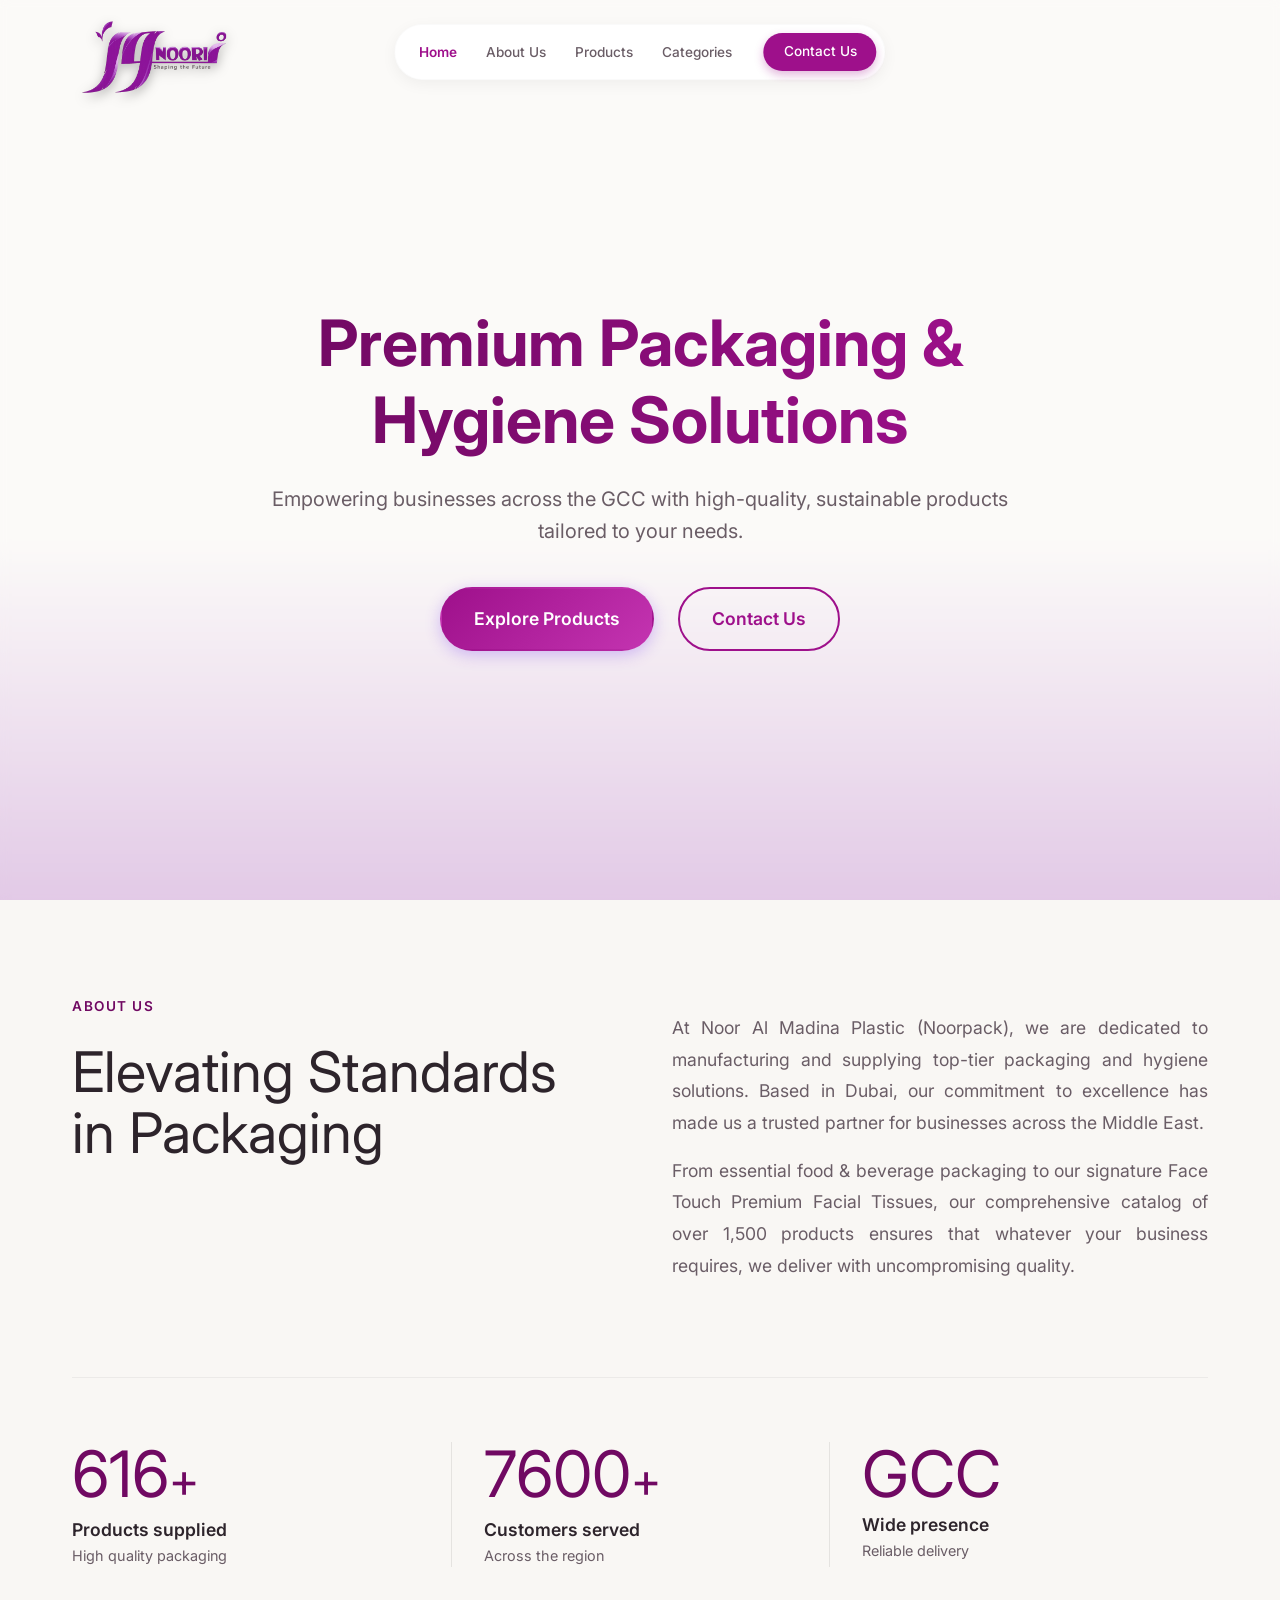
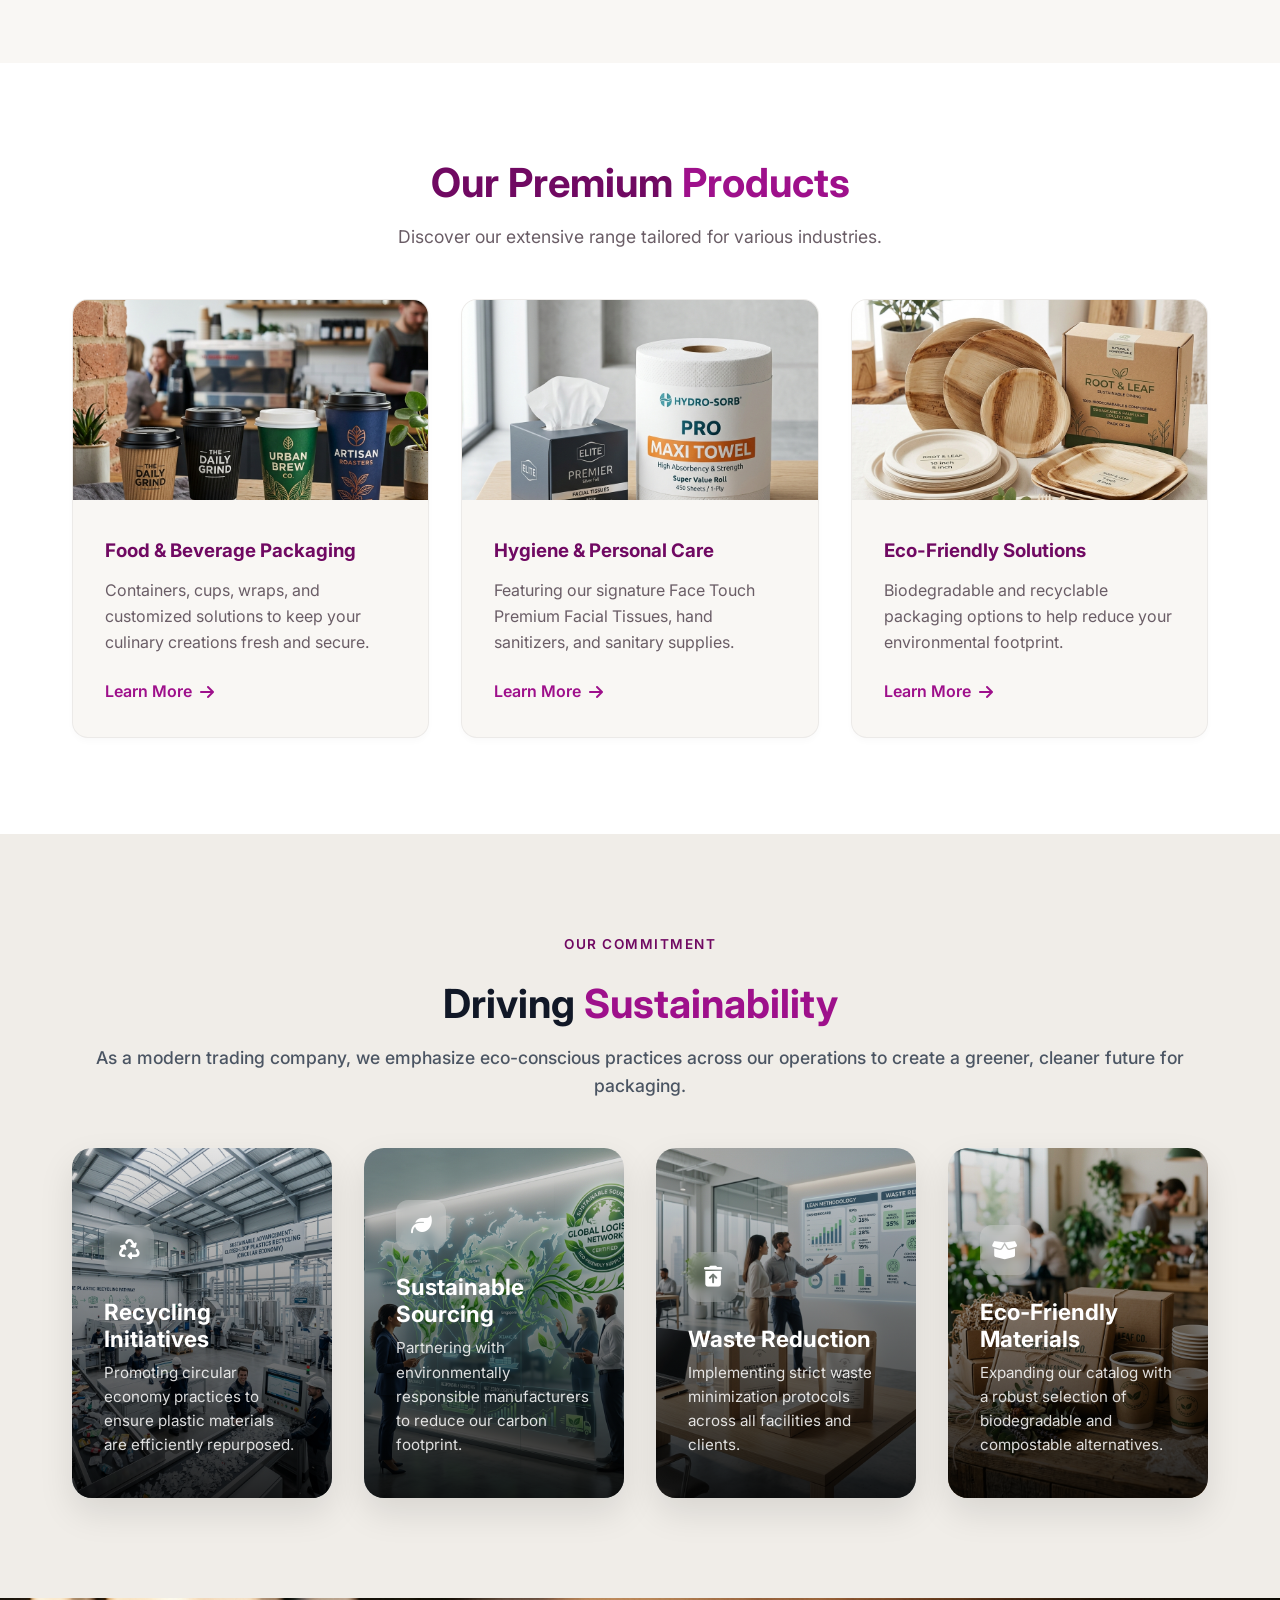
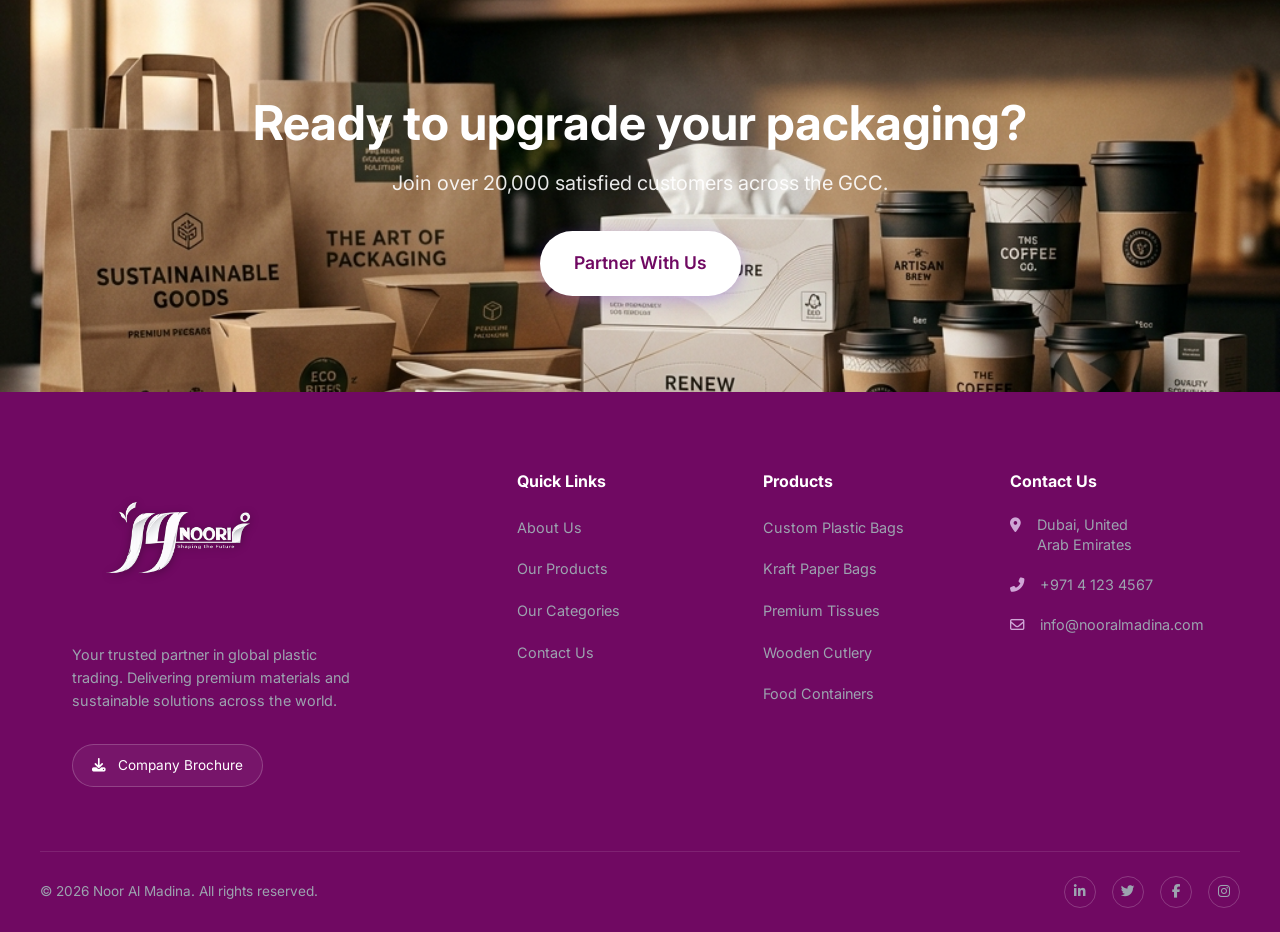
<file: index.html>
<!DOCTYPE html>
<html lang="en">
<head>
    <meta charset="UTF-8">
    <meta name="viewport" content="width=device-width, initial-scale=1.0">
    <title>Noor Al Madina Plastic | Premium Packaging Solutions</title>
    <meta name="description" content="Noor Al Madina Plastic is a leading manufacturer and supplier of over 1500 high-quality packaging and hygiene products in the GCC.">
    <link rel="preconnect" href="https://fonts.googleapis.com">
    <link rel="preconnect" href="https://fonts.gstatic.com" crossorigin>
    <link href="https://fonts.googleapis.com/css2?family=Inter:wght@300;400;500;600;700;800&display=swap" rel="stylesheet">
    <!-- FontAwesome for icons -->
    <link rel="stylesheet" href="https://cdnjs.cloudflare.com/ajax/libs/font-awesome/6.4.0/css/all.min.css">
    <link rel="stylesheet" href="style.css">
</head>
<body>



    <!-- Independent Top-Left Logo -->
    <a href="index.html" style="position: absolute; top: -0.5rem; left: 3rem; z-index: 1001;">
        <img src="media/logo.png?v=2" alt="JJ NOORI Logo" style="height: 140px; filter: drop-shadow(0 4px 6px rgba(0,0,0,0.3));">
    </a>

    <!-- Header Navigation -->
    <header class="header">
        <div class="header-container">
            <nav class="desktop-nav">
                <ul class="nav-links">
                    <li><a href="#home" class="active">Home</a></li>
                    <li><a href="about.html">About Us</a></li>
                    <li><a href="products.html">Products</a></li>
                    <li><a href="categories.html">Categories</a></li>
                </ul>
                <a href="contact.html" class="btn btn-primary nav-btn">Contact Us</a>
            </nav>
            
            <div class="mobile-menu-btn">
                <i class="fas fa-bars"></i>
            </div>
        </div>
    </header>

    <!-- Mobile Navigation -->
    <div class="mobile-nav">
        <ul class="mobile-nav-links">
            <li><a href="#home" class="mobile-link">Home</a></li>
            <li><a href="about.html" class="mobile-link">About</a></li>
            <li><a href="products.html" class="mobile-link">Products</a></li>
            <li><a href="categories.html" class="mobile-link">Categories</a></li>
            <li><a href="contact.html" class="mobile-link">Contact</a></li>
        </ul>
    </div>

    <!-- Hero Section -->
    <section id="home" class="hero">
        <div class="hero-bg">
            <video autoplay loop muted playsinline class="video-bg desktop-video">
                <source src="media/banner.mp4" type="video/mp4">
            </video>
            <video autoplay loop muted playsinline class="video-bg mobile-video">
                <source src="media/mobile%20banner.mp4" type="video/mp4">
            </video>
            <div class="glass-overlay"></div>
        </div>
        <div class="container hero-content">
            <h1 class="fade-up">Premium Packaging & Hygiene Solutions</h1>
            <p class="hero-subtitle fade-up delay-1">Empowering businesses across the GCC with high-quality, sustainable products tailored to your needs.</p>
            <div class="hero-cta fade-up delay-2">
                <a href="#products" class="btn btn-primary btn-large">Explore Products</a>
                <a href="contact.html" class="btn btn-outline btn-large">Contact Us</a>
            </div>
        </div>
    </section>

    <!-- About Section -->
    <section id="about" class="section about-section">
        <div class="container">
            <div class="about-header-grid">
                <div class="about-header-left fade-up">
                    <span class="section-label">ABOUT US</span>
                    <h2 class="about-main-title">Elevating Standards in Packaging</h2>
                </div>
                <div class="about-header-right fade-up delay-1">
                    <p style="text-align: justify;">At Noor Al Madina Plastic (Noorpack), we are dedicated to manufacturing and supplying top-tier packaging and hygiene solutions. Based in Dubai, our commitment to excellence has made us a trusted partner for businesses across the Middle East.</p>
                    <p style="margin-top: 1rem; text-align: justify;">From essential food & beverage packaging to our signature Face Touch Premium Facial Tissues, our comprehensive catalog of over 1,500 products ensures that whatever your business requires, we deliver with uncompromising quality.</p>
                </div>
            </div>
        </div>
        
        <div class="container">
            <div class="about-stats-grid fade-up delay-2">
                <div class="stat-box">
                    <h3 class="counter" data-target="1500">0</h3><span class="plus">+</span>
                    <h4>Products supplied</h4>
                    <p>High quality packaging</p>
                </div>
                <div class="stat-box">
                    <h3 class="counter" data-target="20000">0</h3><span class="plus">+</span>
                    <h4>Customers served</h4>
                    <p>Across the region</p>
                </div>
                <div class="stat-box">
                    <h3>GCC</h3>
                    <h4>Wide presence</h4>
                    <p>Reliable delivery</p>
                </div>
            </div>
        </div>
    </section>

    <!-- Products Section -->
    <section id="products" class="section products-section bg-light">
        <div class="container">
            <div class="section-header text-center fade-up">
                <h2 class="section-title">Our Premium <span class="highlight">Products</span></h2>
                <p class="section-subtitle">Discover our extensive range tailored for various industries.</p>
            </div>
            
            <div class="product-grid">
                <!-- Product Card 1 -->
                <div class="product-card fade-up">
                    <img src="media/prod_cups.png" alt="Food & Beverage Packaging" style="width: 100%; height: 200px; object-fit: cover;">
                    <div class="product-info">
                        <h3>Food & Beverage Packaging</h3>
                        <p>Containers, cups, wraps, and customized solutions to keep your culinary creations fresh and secure.</p>
                        <a href="products.html" class="read-more">Learn More <i class="fas fa-arrow-right"></i></a>
                    </div>
                </div>

                <!-- Product Card 2 -->
                <div class="product-card fade-up delay-1">
                    <img src="media/prod_tissues.png" alt="Hygiene & Personal Care" style="width: 100%; height: 200px; object-fit: cover;">
                    <div class="product-info">
                        <h3>Hygiene & Personal Care</h3>
                        <p>Featuring our signature Face Touch Premium Facial Tissues, hand sanitizers, and sanitary supplies.</p>
                        <a href="products.html" class="read-more">Learn More <i class="fas fa-arrow-right"></i></a>
                    </div>
                </div>

                <!-- Product Card 3 -->
                <div class="product-card fade-up delay-2">
                    <img src="media/prod_plates.png" alt="Eco-Friendly Solutions" style="width: 100%; height: 200px; object-fit: cover;">
                    <div class="product-info">
                        <h3>Eco-Friendly Solutions</h3>
                        <p>Biodegradable and recyclable packaging options to help reduce your environmental footprint.</p>
                        <a href="products.html" class="read-more">Learn More <i class="fas fa-arrow-right"></i></a>
                    </div>
                </div>
            </div>
        </div>
    </section>

    <!-- Sustainability Section -->
    <section class="section sustainability-section" style="background: var(--clr-surface-light); padding: 100px 0;">
        <div class="container">
            <div class="section-header text-center fade-up">
                <span class="section-label" style="color: var(--clr-primary-dark);">OUR COMMITMENT</span>
                <h2 class="section-title" style="color: #111827;">Driving <span class="highlight" style="color: var(--clr-primary);">Sustainability</span></h2>
                <p class="section-subtitle" style="color: #4B5563; font-weight: 500;">As a modern trading company, we emphasize eco-conscious practices across our operations to create a greener, cleaner future for packaging.</p>
            </div>
            
            <div class="sust-bg-cards-grid" style="display: grid; grid-template-columns: repeat(auto-fit, minmax(250px, 1fr)); gap: 2rem; margin-top: 3rem;">
                
                <!-- Card 1 -->
                <div class="sust-bg-card fade-up" style="position: relative; background-image: url('media/card_recycling.png'); background-size: cover; background-position: center; border-radius: 20px; overflow: hidden; padding: 2.5rem 2rem; min-height: 350px; display: flex; flex-direction: column; justify-content: flex-end; box-shadow: 0 15px 35px rgba(0,0,0,0.1); transition: transform 0.4s ease;">
                    <div style="position: absolute; inset: 0; background: linear-gradient(to bottom, rgba(0,0,0,0.1) 0%, rgba(0,0,0,0.85) 100%); z-index: 1;"></div>
                    <div style="position: relative; z-index: 2;">
                        <div style="width: 50px; height: 50px; border-radius: 12px; background: rgba(255,255,255,0.2); backdrop-filter: blur(5px); color: white; display: flex; align-items: center; justify-content: center; font-size: 1.3rem; margin-bottom: 1.5rem;">
                            <i class="fas fa-recycle"></i>
                        </div>
                        <h3 style="font-size: 1.4rem; margin-bottom: 0.5rem; color: white;">Recycling Initiatives</h3>
                        <p style="color: rgba(255,255,255,0.85); font-size: 0.95rem; line-height: 1.6;">Promoting circular economy practices to ensure plastic materials are efficiently repurposed.</p>
                    </div>
                </div>

                <!-- Card 2 -->
                <div class="sust-bg-card fade-up delay-1" style="position: relative; background-image: url('media/card_sourcing.png'); background-size: cover; background-position: center; border-radius: 20px; overflow: hidden; padding: 2.5rem 2rem; min-height: 350px; display: flex; flex-direction: column; justify-content: flex-end; box-shadow: 0 15px 35px rgba(0,0,0,0.1); transition: transform 0.4s ease;">
                    <div style="position: absolute; inset: 0; background: linear-gradient(to bottom, rgba(0,0,0,0.1) 0%, rgba(0,0,0,0.85) 100%); z-index: 1;"></div>
                    <div style="position: relative; z-index: 2;">
                        <div style="width: 50px; height: 50px; border-radius: 12px; background: rgba(255,255,255,0.2); backdrop-filter: blur(5px); color: white; display: flex; align-items: center; justify-content: center; font-size: 1.3rem; margin-bottom: 1.5rem;">
                            <i class="fas fa-leaf"></i>
                        </div>
                        <h3 style="font-size: 1.4rem; margin-bottom: 0.5rem; color: white;">Sustainable Sourcing</h3>
                        <p style="color: rgba(255,255,255,0.85); font-size: 0.95rem; line-height: 1.6;">Partnering with environmentally responsible manufacturers to reduce our carbon footprint.</p>
                    </div>
                </div>

                <!-- Card 3 -->
                <div class="sust-bg-card fade-up delay-2" style="position: relative; background-image: url('media/card_waste.png'); background-size: cover; background-position: center; border-radius: 20px; overflow: hidden; padding: 2.5rem 2rem; min-height: 350px; display: flex; flex-direction: column; justify-content: flex-end; box-shadow: 0 15px 35px rgba(0,0,0,0.1); transition: transform 0.4s ease;">
                    <div style="position: absolute; inset: 0; background: linear-gradient(to bottom, rgba(0,0,0,0.1) 0%, rgba(0,0,0,0.85) 100%); z-index: 1;"></div>
                    <div style="position: relative; z-index: 2;">
                        <div style="width: 50px; height: 50px; border-radius: 12px; background: rgba(255,255,255,0.2); backdrop-filter: blur(5px); color: white; display: flex; align-items: center; justify-content: center; font-size: 1.3rem; margin-bottom: 1.5rem;">
                            <i class="fas fa-trash-can-arrow-up"></i>
                        </div>
                        <h3 style="font-size: 1.4rem; margin-bottom: 0.5rem; color: white;">Waste Reduction</h3>
                        <p style="color: rgba(255,255,255,0.85); font-size: 0.95rem; line-height: 1.6;">Implementing strict waste minimization protocols across all facilities and clients.</p>
                    </div>
                </div>

                <!-- Card 4 -->
                <div class="sust-bg-card fade-up delay-3" style="position: relative; background-image: url('media/card_eco.png'); background-size: cover; background-position: center; border-radius: 20px; overflow: hidden; padding: 2.5rem 2rem; min-height: 350px; display: flex; flex-direction: column; justify-content: flex-end; box-shadow: 0 15px 35px rgba(0,0,0,0.1); transition: transform 0.4s ease;">
                    <div style="position: absolute; inset: 0; background: linear-gradient(to bottom, rgba(0,0,0,0.1) 0%, rgba(0,0,0,0.85) 100%); z-index: 1;"></div>
                    <div style="position: relative; z-index: 2;">
                        <div style="width: 50px; height: 50px; border-radius: 12px; background: rgba(255,255,255,0.2); backdrop-filter: blur(5px); color: white; display: flex; align-items: center; justify-content: center; font-size: 1.3rem; margin-bottom: 1.5rem;">
                            <i class="fas fa-box-open"></i>
                        </div>
                        <h3 style="font-size: 1.4rem; margin-bottom: 0.5rem; color: white;">Eco-Friendly Materials</h3>
                        <p style="color: rgba(255,255,255,0.85); font-size: 0.95rem; line-height: 1.6;">Expanding our catalog with a robust selection of biodegradable and compostable alternatives.</p>
                    </div>
                </div>

            </div>
        </div>
    </section>

    <!-- Call to Action -->
    <section class="cta-section">
        <div class="container cta-container">
            <div class="cta-content text-center fade-up">
                <h2>Ready to upgrade your packaging?</h2>
                <p>Join over 20,000 satisfied customers across the GCC.</p>
                <a href="contact.html" class="btn btn-primary btn-large cta-btn">Partner With Us</a>
            </div>
        </div>
    </section>

    <!-- Dark Footer -->
    <footer class="footer dark-footer">
        <div class="container footer-content-new">
            <!-- Col 1 -->
            <div class="footer-col-1">
                <img src="media/logofooter.png" alt="Noor Al Madina Logo" style="height: 140px; margin-bottom: 1.5rem; filter: drop-shadow(0 2px 4px rgba(0,0,0,0.3));">
                <p style="color: #9ca3af; font-size: 0.9rem; line-height: 1.6; margin-bottom: 2rem; max-width: 280px;">Your trusted partner in global plastic trading. Delivering premium materials and sustainable solutions across the world.</p>
                <a href="#" class="btn-dark-outline"><i class="fas fa-download" style="margin-right: 0.5rem;"></i> Company Brochure</a>
            </div>
            
            <!-- Col 2 -->
            <div class="footer-col">
                <h4 style="color: white; margin-bottom: 1.5rem;">Quick Links</h4>
                <ul class="footer-nav">
                    <li><a href="about.html">About Us</a></li>
                    <li><a href="products.html">Our Products</a></li>
                    <li><a href="categories.html">Our Categories</a></li>
                    <li><a href="contact.html">Contact Us</a></li>
                </ul>
            </div>
            
            <!-- Col 3 -->
            <div class="footer-col">
                <h4 style="color: white; margin-bottom: 1.5rem;">Products</h4>
                <ul class="footer-nav">
                    <li><a href="products.html">Custom Plastic Bags</a></li>
                    <li><a href="products.html">Kraft Paper Bags</a></li>
                    <li><a href="products.html">Premium Tissues</a></li>
                    <li><a href="products.html">Wooden Cutlery</a></li>
                    <li><a href="products.html">Food Containers</a></li>
                </ul>
            </div>
            
            <!-- Col 4 -->
            <div class="footer-col">
                <h4 style="color: white; margin-bottom: 1.5rem;">Contact Us</h4>
                <ul class="footer-contact-list">
                    <li>
                        <i class="fas fa-map-marker-alt"></i>
                        <span>Dubai, United<br>Arab Emirates</span>
                    </li>
                    <li>
                        <i class="fas fa-phone-alt"></i>
                        <span>+971 4 123 4567</span>
                    </li>
                    <li>
                        <i class="far fa-envelope"></i>
                        <span>info@nooralmadina.com</span>
                    </li>
                </ul>
            </div>
        </div>
        
        <div class="container footer-bottom-new">
            <p>&copy; 2026 Noor Al Madina. All rights reserved.</p>
            <div class="footer-social-new">
                <a href="#"><i class="fab fa-linkedin-in"></i></a>
                <a href="#"><i class="fab fa-twitter"></i></a>
                <a href="#"><i class="fab fa-facebook-f"></i></a>
                <a href="https://www.instagram.com/noorpackuae?igsh=MW5qZWZucnRhbW4xcw==" target="_blank"><i class="fab fa-instagram"></i></a>
            </div>
        </div>
    </footer>

    <script src="script.js"></script>
</body>
</html>
</file>
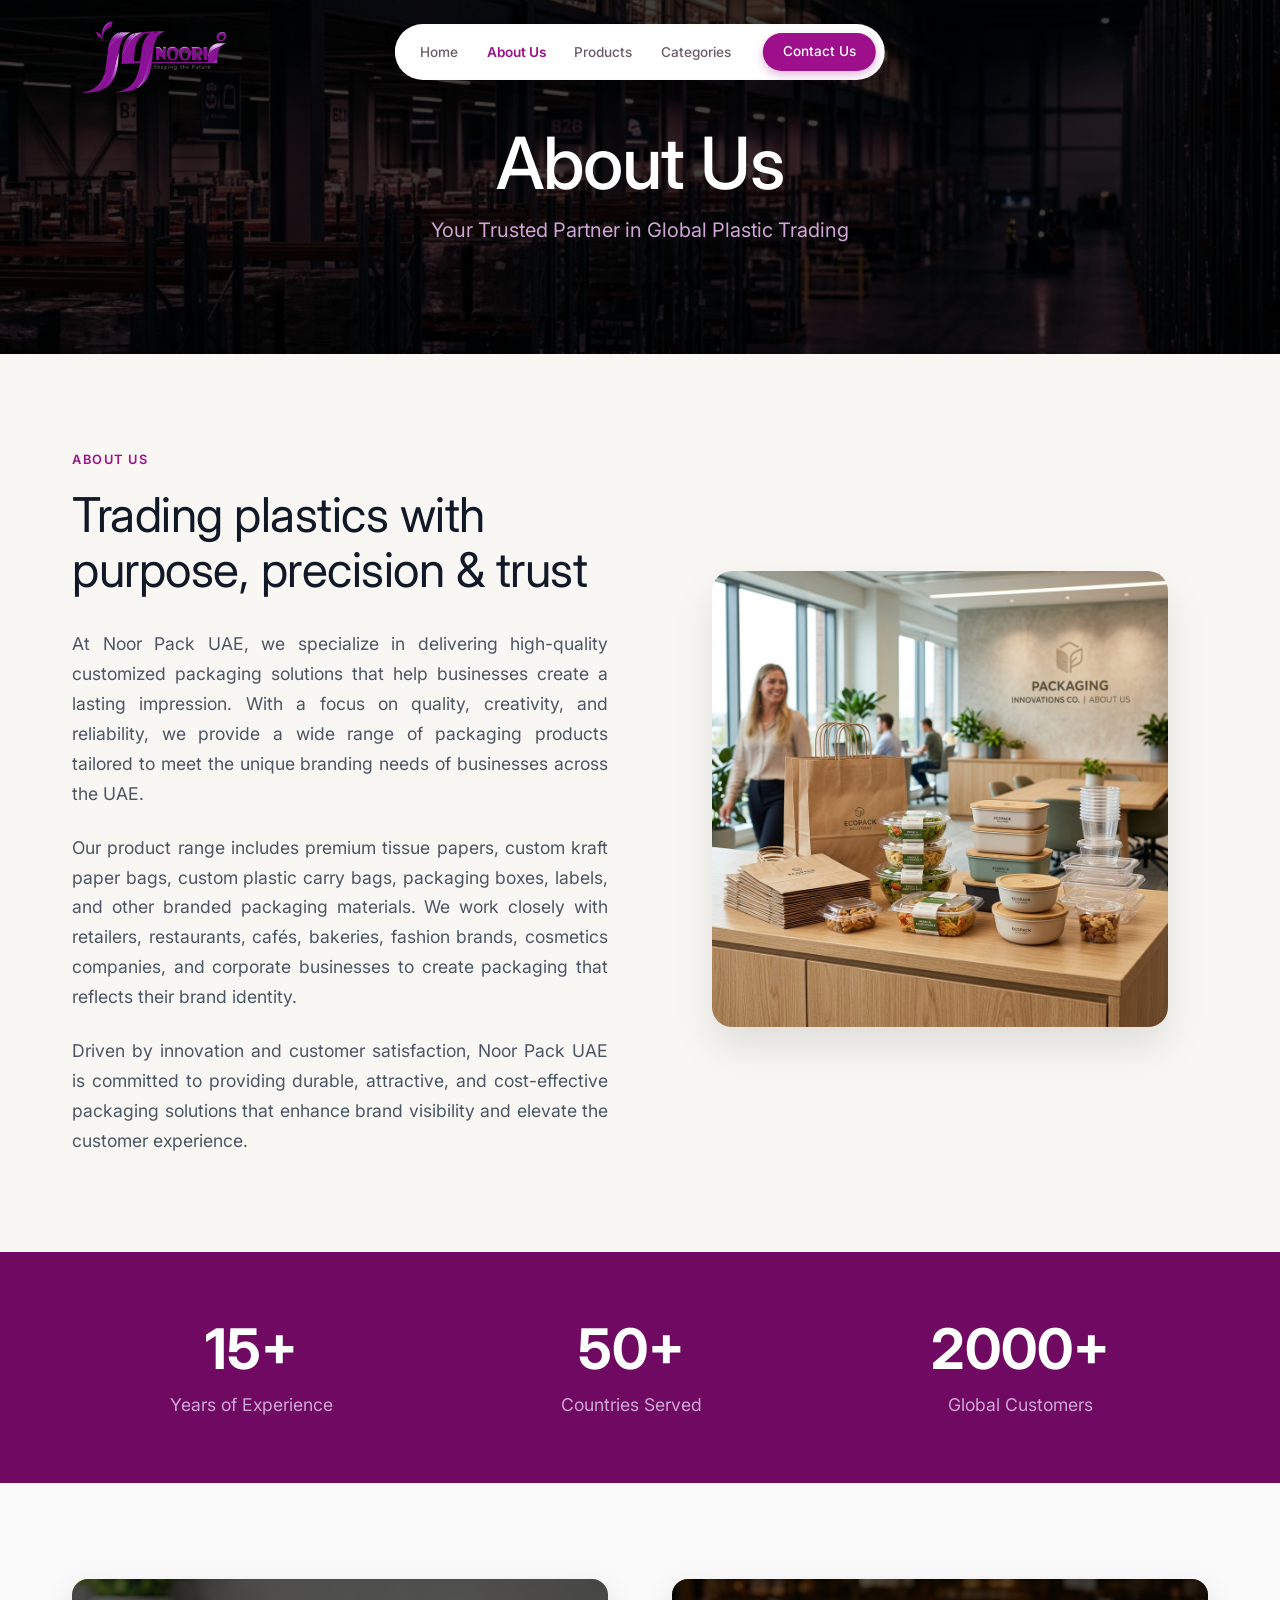
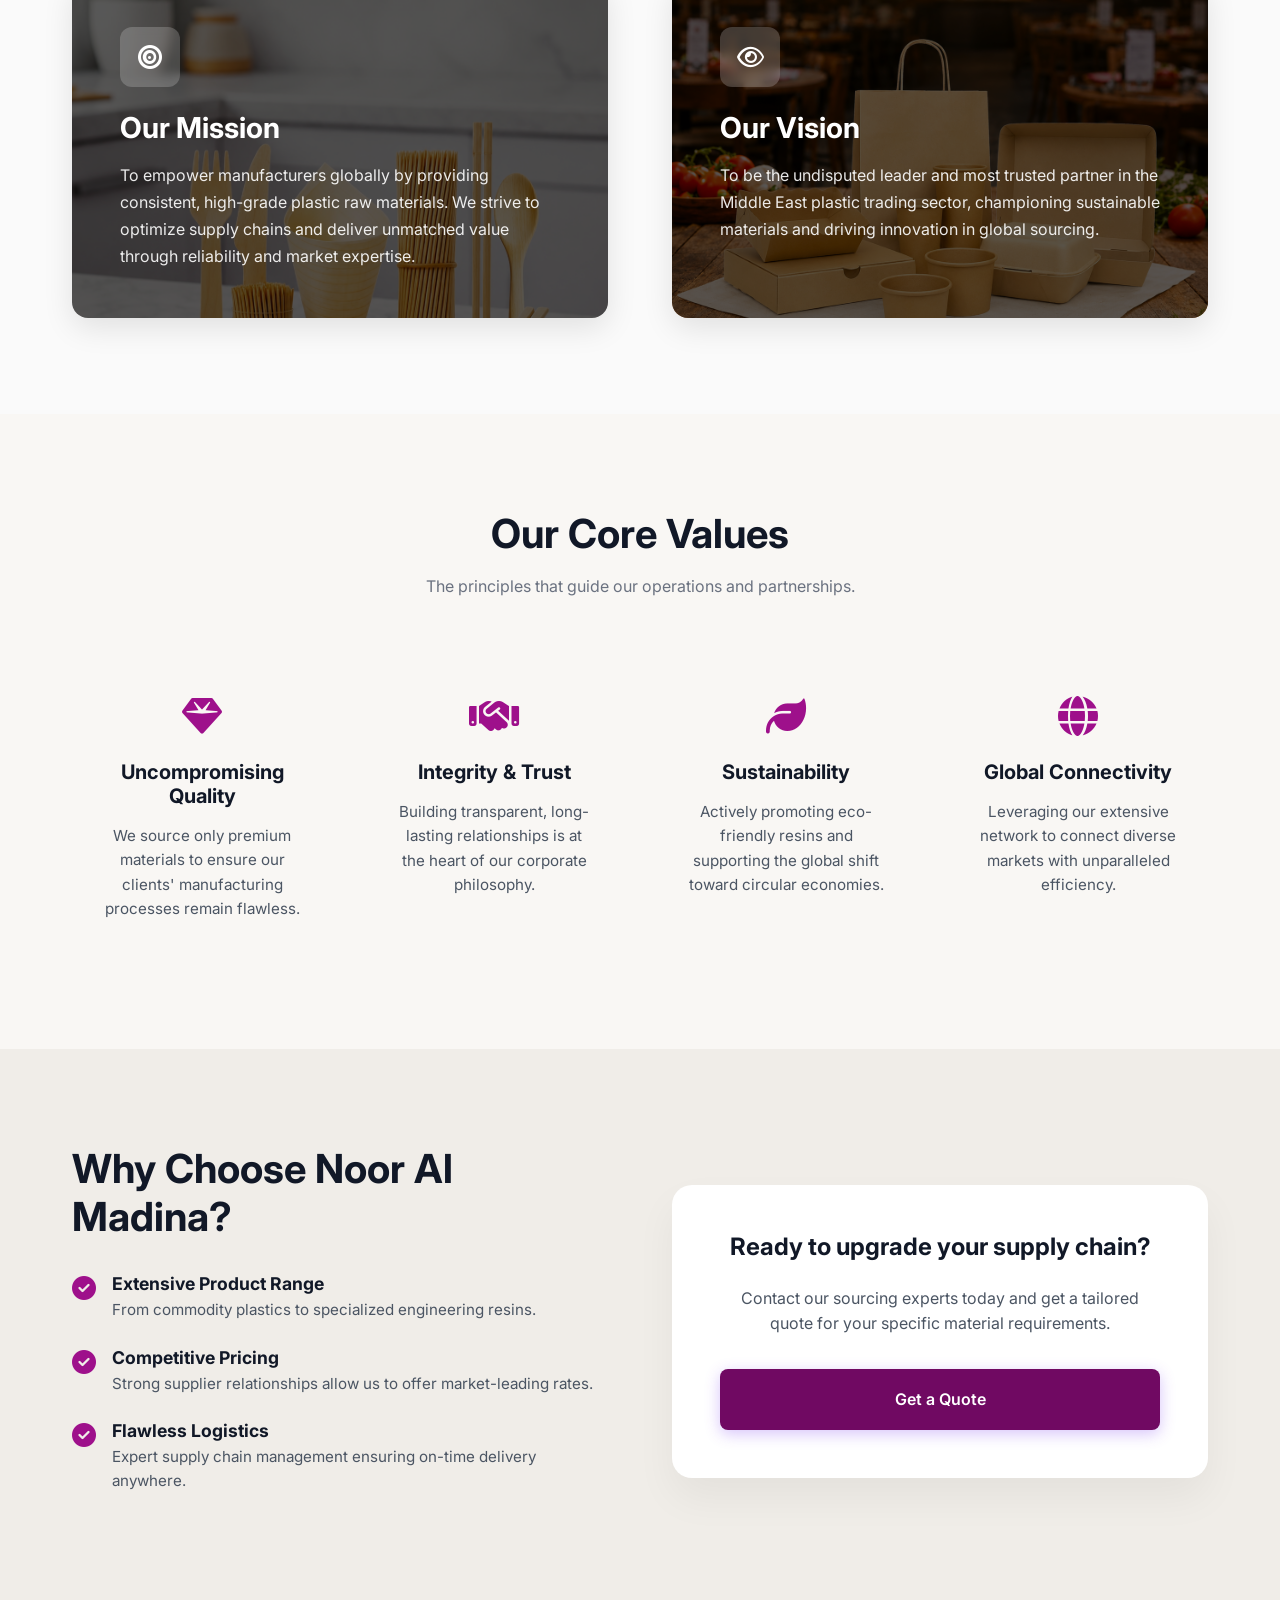
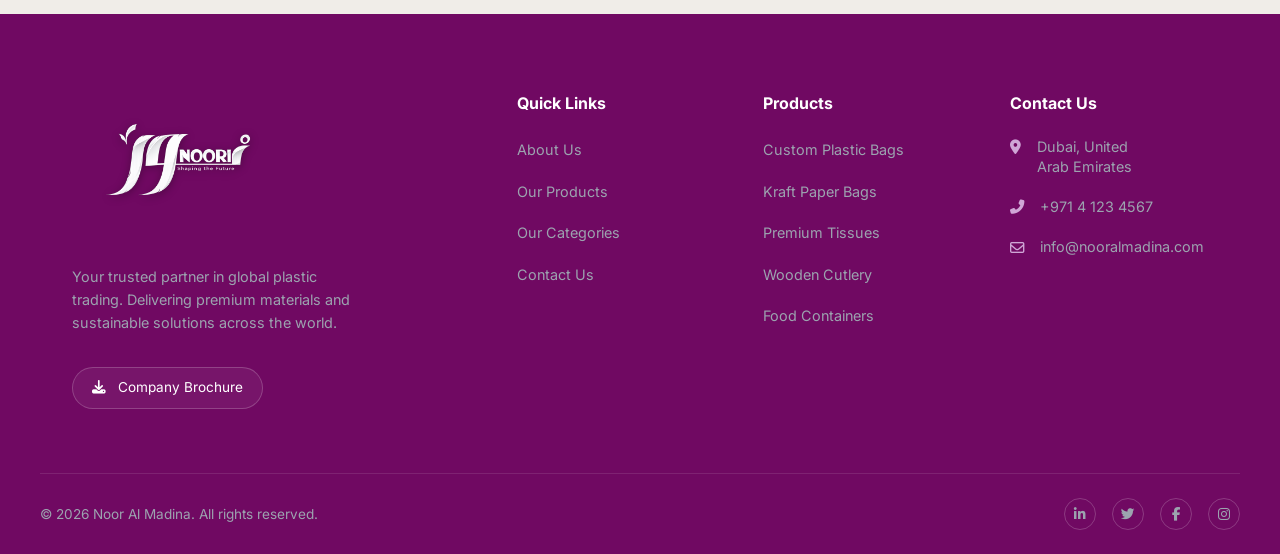
<file: about.html>
<!DOCTYPE html>
<html lang="en">

<head>
    <meta charset="UTF-8">
    <meta name="viewport" content="width=device-width, initial-scale=1.0">
    <title>About Us | Noor Al Madina Plastic</title>
    <link rel="preconnect" href="https://fonts.googleapis.com">
    <link rel="preconnect" href="https://fonts.gstatic.com" crossorigin>
    <link href="https://fonts.googleapis.com/css2?family=Inter:wght@300;400;500;600;700;800&display=swap"
        rel="stylesheet">
    <link rel="stylesheet" href="https://cdnjs.cloudflare.com/ajax/libs/font-awesome/6.4.0/css/all.min.css">
    <link rel="stylesheet" href="style.css">
</head>

<body>

    <!-- Independent Top-Left Logo -->
    <a href="index.html" style="position: absolute; top: -0.5rem; left: 3rem; z-index: 9999;">
        <img src="media/logo.png?v=2" alt="JJ NOORI Logo"
            style="height: 140px; filter: drop-shadow(0 4px 6px rgba(0,0,0,0.3));">
    </a>

    <!-- Header Navigation -->
    <header class="header">
        <div class="header-container">
            <nav class="desktop-nav">
                <ul class="nav-links">
                    <li><a href="index.html">Home</a></li>
                    <li><a href="about.html" class="active">About Us</a></li>
                    <li><a href="products.html">Products</a></li>
                    <li><a href="categories.html">Categories</a></li>
                </ul>
                <a href="contact.html" class="btn btn-primary nav-btn">Contact Us</a>
            </nav>

            <div class="mobile-menu-btn">
                <i class="fas fa-bars"></i>
            </div>
        </div>
    </header>

    <!-- Mobile Navigation -->
    <div class="mobile-nav">
        <ul class="mobile-nav-links">
            <li><a href="index.html" class="mobile-link">Home</a></li>
            <li><a href="about.html" class="mobile-link active">About Us</a></li>
            <li><a href="products.html" class="mobile-link">Products</a></li>
            <li><a href="categories.html" class="mobile-link">Categories</a></li>
            <li><a href="contact.html" class="mobile-link">Contact</a></li>
        </ul>
    </div>

    <!-- Page Header -->
    <section class="page-header"
        style="position: relative; padding-top: 120px; padding-bottom: 60px; text-align: center; background-image: url('media/about_banner.png'); background-size: cover; background-position: center;">
        <div class="overlay" style="position: absolute; inset: 0; background: rgba(0, 0, 0, 0.75);"></div>
        <div class="container" style="position: relative; z-index: 1;">
            <h1 class="section-title fade-up"
                style="color: white; font-size: 4.5rem; font-weight: 500; margin-bottom: 0.5rem; letter-spacing: -1px;">
                About Us</h1>
            <p class="section-subtitle fade-up delay-1" style="color: var(--clr-secondary); font-size: 1.25rem;">Your
                Trusted Partner in Global Plastic Trading</p>
        </div>
    </section>

    <!-- Company Overview -->
    <section class="section about-overview-section">
        <div class="container">
            <div class="about-overview-grid">
                <div class="about-text fade-up">
                    <span class="section-label"
                        style="color: var(--clr-primary); margin-bottom: 1rem; font-size: 0.8rem;">ABOUT US</span>
                    <h2
                        style="font-size: 3rem; font-weight: 400; line-height: 1.15; color: #111827; margin-bottom: 2rem; letter-spacing: -0.5px;">
                        Trading plastics with purpose, precision & trust</h2>
                    <p style="color: #4B5563; font-size: 1.1rem; line-height: 1.7; margin-bottom: 1.5rem; text-align: justify;">At Noor Pack
                        UAE, we specialize in delivering high-quality customized packaging solutions that help
                        businesses create a lasting impression. With a focus on quality, creativity, and reliability, we
                        provide a wide range of packaging products tailored to meet the unique branding needs of
                        businesses across the UAE.</p>
                    <p style="color: #4B5563; font-size: 1.1rem; line-height: 1.7; margin-bottom: 1.5rem; text-align: justify;">Our product
                        range includes premium tissue papers, custom kraft paper bags, custom plastic carry bags,
                        packaging boxes, labels, and other branded packaging materials. We work closely with retailers,
                        restaurants, cafés, bakeries, fashion brands, cosmetics companies, and corporate businesses to
                        create packaging that reflects their brand identity.</p>
                    <p style="color: #4B5563; font-size: 1.1rem; line-height: 1.7; text-align: justify;">Driven by innovation and customer satisfaction, Noor Pack UAE is committed to providing durable, attractive, and cost-effective packaging solutions that enhance brand visibility and elevate the customer experience.</p>

                </div>
                <div class="about-image fade-up delay-1" style="text-align: center;">
                    <img src="media/about_products.png" alt="Product Portfolio Overview"
                        style="width: 85%; border-radius: 20px; box-shadow: 0 20px 40px rgba(0,0,0,0.1);">
                </div>
            </div>
        </div>
    </section>

    <!-- Years of Experience Banner -->
    <section class="experience-banner" style="background: var(--clr-primary-dark); color: white; padding: 4rem 0;">
        <div class="container">
            <div class="stats-row"
                style="display: flex; justify-content: space-around; text-align: center; flex-wrap: wrap; gap: 2rem;">
                <div class="stat-item fade-up">
                    <h3 style="font-size: 3.5rem; font-weight: 700; color: white; margin-bottom: 0.5rem;">15+</h3>
                    <p style="font-size: 1.1rem; color: var(--clr-secondary);">Years of Experience</p>
                </div>
                <div class="stat-item fade-up delay-1">
                    <h3 style="font-size: 3.5rem; font-weight: 700; color: white; margin-bottom: 0.5rem;">50+</h3>
                    <p style="font-size: 1.1rem; color: var(--clr-secondary);">Countries Served</p>
                </div>
                <div class="stat-item fade-up delay-2">
                    <h3 style="font-size: 3.5rem; font-weight: 700; color: white; margin-bottom: 0.5rem;">2000+</h3>
                    <p style="font-size: 1.1rem; color: var(--clr-secondary);">Global Customers</p>
                </div>
            </div>
        </div>
    </section>

    <!-- Mission & Vision -->
    <section class="section mission-vision-section" style="background: #FAFAFA;">
        <div class="container">
            <div class="mission-vision-grid" style="display: grid; grid-template-columns: 1fr 1fr; gap: 4rem;">
                <div class="mv-card fade-up"
                    style="position: relative; background-image: url('media/p1.png'); background-size: cover; background-position: center; padding: 3rem; border-radius: 16px; box-shadow: 0 10px 30px rgba(0,0,0,0.1); overflow: hidden;">
                    <div style="position: absolute; inset: 0; background: rgba(0,0,0,0.65); z-index: 1;"></div>
                    <div style="position: relative; z-index: 2;">
                        <div class="mv-icon"
                            style="width: 60px; height: 60px; border-radius: 12px; background: rgba(255, 255, 255, 0.2); backdrop-filter: blur(5px); color: white; display: flex; align-items: center; justify-content: center; font-size: 1.5rem; margin-bottom: 1.5rem;">
                            <i class="fas fa-bullseye"></i>
                        </div>
                        <h3 style="font-size: 1.8rem; margin-bottom: 1rem; color: white;">Our Mission</h3>
                        <p style="color: rgba(255,255,255,0.9); line-height: 1.7;">To empower manufacturers globally by
                            providing consistent, high-grade plastic raw materials. We strive to optimize supply chains
                            and deliver unmatched value through reliability and market expertise.</p>
                    </div>
                </div>
                <div class="mv-card fade-up delay-1"
                    style="position: relative; background-image: url('media/p2.png'); background-size: cover; background-position: center; padding: 3rem; border-radius: 16px; box-shadow: 0 10px 30px rgba(0,0,0,0.1); overflow: hidden;">
                    <div style="position: absolute; inset: 0; background: rgba(0,0,0,0.65); z-index: 1;"></div>
                    <div style="position: relative; z-index: 2;">
                        <div class="mv-icon"
                            style="width: 60px; height: 60px; border-radius: 12px; background: rgba(255, 255, 255, 0.2); backdrop-filter: blur(5px); color: white; display: flex; align-items: center; justify-content: center; font-size: 1.5rem; margin-bottom: 1.5rem;">
                            <i class="far fa-eye"></i>
                        </div>
                        <h3 style="font-size: 1.8rem; margin-bottom: 1rem; color: white;">Our Vision</h3>
                        <p style="color: rgba(255,255,255,0.9); line-height: 1.7;">To be the undisputed leader and most
                            trusted partner in the Middle East plastic trading sector, championing sustainable materials
                            and driving innovation in global sourcing.</p>
                    </div>
                </div>
            </div>
        </div>
    </section>

    <!-- Core Values -->
    <section class="section core-values-section">
        <div class="container">
            <div class="text-center fade-up" style="margin-bottom: 4rem;">
                <h2 style="font-size: 2.5rem; color: #111827;">Our Core Values</h2>
                <p style="color: #6B7280; max-width: 600px; margin: 1rem auto 0;">The principles that guide our
                    operations and partnerships.</p>
            </div>

            <div class="values-grid"
                style="display: grid; grid-template-columns: repeat(auto-fit, minmax(250px, 1fr)); gap: 2rem;">
                <div class="value-item fade-up" style="text-align: center; padding: 2rem;">
                    <i class="fas fa-gem"
                        style="font-size: 2.5rem; color: var(--clr-primary); margin-bottom: 1.5rem;"></i>
                    <h4 style="font-size: 1.25rem; margin-bottom: 1rem; color: #111827;">Uncompromising Quality</h4>
                    <p style="color: #4B5563; font-size: 0.95rem;">We source only premium materials to ensure our
                        clients' manufacturing processes remain flawless.</p>
                </div>
                <div class="value-item fade-up delay-1" style="text-align: center; padding: 2rem;">
                    <i class="fas fa-handshake"
                        style="font-size: 2.5rem; color: var(--clr-primary); margin-bottom: 1.5rem;"></i>
                    <h4 style="font-size: 1.25rem; margin-bottom: 1rem; color: #111827;">Integrity & Trust</h4>
                    <p style="color: #4B5563; font-size: 0.95rem;">Building transparent, long-lasting relationships is
                        at the heart of our corporate philosophy.</p>
                </div>
                <div class="value-item fade-up delay-2" style="text-align: center; padding: 2rem;">
                    <i class="fas fa-leaf"
                        style="font-size: 2.5rem; color: var(--clr-primary); margin-bottom: 1.5rem;"></i>
                    <h4 style="font-size: 1.25rem; margin-bottom: 1rem; color: #111827;">Sustainability</h4>
                    <p style="color: #4B5563; font-size: 0.95rem;">Actively promoting eco-friendly resins and supporting
                        the global shift toward circular economies.</p>
                </div>
                <div class="value-item fade-up delay-3" style="text-align: center; padding: 2rem;">
                    <i class="fas fa-globe"
                        style="font-size: 2.5rem; color: var(--clr-primary); margin-bottom: 1.5rem;"></i>
                    <h4 style="font-size: 1.25rem; margin-bottom: 1rem; color: #111827;">Global Connectivity</h4>
                    <p style="color: #4B5563; font-size: 0.95rem;">Leveraging our extensive network to connect diverse
                        markets with unparalleled efficiency.</p>
                </div>
            </div>
        </div>
    </section>

    <!-- Why Choose Us -->
    <section class="section why-choose-section" style="background: var(--clr-surface-light);">
        <div class="container">
            <div class="why-choose-grid"
                style="display: grid; grid-template-columns: 1fr 1fr; gap: 4rem; align-items: center;">
                <div class="why-choose-text fade-up">
                    <h2 style="font-size: 2.5rem; color: #111827; margin-bottom: 2rem;">Why Choose Noor Al Madina?</h2>

                    <ul class="benefits-list" style="list-style: none; padding: 0;">
                        <li style="display: flex; gap: 1rem; margin-bottom: 1.5rem;">
                            <i class="fas fa-check-circle"
                                style="color: var(--clr-primary); font-size: 1.5rem; margin-top: 0.2rem;"></i>
                            <div>
                                <h4 style="font-size: 1.1rem; color: #111827; margin-bottom: 0.25rem;">Extensive Product
                                    Range</h4>
                                <p style="color: #4B5563; font-size: 0.95rem;">From commodity plastics to specialized
                                    engineering resins.</p>
                            </div>
                        </li>
                        <li style="display: flex; gap: 1rem; margin-bottom: 1.5rem;">
                            <i class="fas fa-check-circle"
                                style="color: var(--clr-primary); font-size: 1.5rem; margin-top: 0.2rem;"></i>
                            <div>
                                <h4 style="font-size: 1.1rem; color: #111827; margin-bottom: 0.25rem;">Competitive
                                    Pricing</h4>
                                <p style="color: #4B5563; font-size: 0.95rem;">Strong supplier relationships allow us to
                                    offer market-leading rates.</p>
                            </div>
                        </li>
                        <li style="display: flex; gap: 1rem; margin-bottom: 1.5rem;">
                            <i class="fas fa-check-circle"
                                style="color: var(--clr-primary); font-size: 1.5rem; margin-top: 0.2rem;"></i>
                            <div>
                                <h4 style="font-size: 1.1rem; color: #111827; margin-bottom: 0.25rem;">Flawless
                                    Logistics</h4>
                                <p style="color: #4B5563; font-size: 0.95rem;">Expert supply chain management ensuring
                                    on-time delivery anywhere.</p>
                            </div>
                        </li>
                    </ul>
                </div>
                <div class="why-choose-image fade-up delay-1">
                    <div
                        style="background: white; padding: 3rem; border-radius: 20px; box-shadow: 0 20px 40px rgba(0,0,0,0.05); text-align: center;">
                        <h3 style="font-size: 1.5rem; color: #111827; margin-bottom: 1.5rem;">Ready to upgrade your
                            supply chain?</h3>
                        <p style="color: #4B5563; margin-bottom: 2rem;">Contact our sourcing experts today and get a
                            tailored quote for your specific material requirements.</p>
                        <a href="contact.html" class="btn btn-primary btn-block"
                            style="background: var(--clr-primary-dark); color: white; padding: 1rem; border-radius: 8px;">Get
                            a Quote</a>
                    </div>
                </div>
            </div>
        </div>
    </section>

    <!-- Dark Footer -->
    <footer class="footer dark-footer">
        <div class="container footer-content-new">
            <!-- Col 1 -->
            <div class="footer-col-1">
                <img src="media/logofooter.png" alt="Noor Al Madina Logo"
                    style="height: 140px; margin-bottom: 1.5rem; filter: drop-shadow(0 2px 4px rgba(0,0,0,0.3));">
                <p style="color: #9ca3af; font-size: 0.9rem; line-height: 1.6; margin-bottom: 2rem; max-width: 280px;">
                    Your trusted partner in global plastic trading. Delivering premium materials and sustainable
                    solutions across the world.</p>
                <a href="#" class="btn-dark-outline"><i class="fas fa-download" style="margin-right: 0.5rem;"></i>
                    Company Brochure</a>
            </div>

            <!-- Col 2 -->
            <div class="footer-col">
                <h4 style="color: white; margin-bottom: 1.5rem;">Quick Links</h4>
                <ul class="footer-nav">
                    <li><a href="about.html">About Us</a></li>
                    <li><a href="products.html">Our Products</a></li>
                    <li><a href="categories.html">Our Categories</a></li>
                    <li><a href="contact.html">Contact Us</a></li>
                </ul>
            </div>

            <!-- Col 3 -->
            <div class="footer-col">
                <h4 style="color: white; margin-bottom: 1.5rem;">Products</h4>
                <ul class="footer-nav">
                    <li><a href="products.html">Custom Plastic Bags</a></li>
                    <li><a href="products.html">Kraft Paper Bags</a></li>
                    <li><a href="products.html">Premium Tissues</a></li>
                    <li><a href="products.html">Wooden Cutlery</a></li>
                    <li><a href="products.html">Food Containers</a></li>
                </ul>
            </div>

            <!-- Col 4 -->
            <div class="footer-col">
                <h4 style="color: white; margin-bottom: 1.5rem;">Contact Us</h4>
                <ul class="footer-contact-list">
                    <li>
                        <i class="fas fa-map-marker-alt"></i>
                        <span>Dubai, United<br>Arab Emirates</span>
                    </li>
                    <li>
                        <i class="fas fa-phone-alt"></i>
                        <span>+971 4 123 4567</span>
                    </li>
                    <li>
                        <i class="far fa-envelope"></i>
                        <span>info@nooralmadina.com</span>
                    </li>
                </ul>
            </div>
        </div>

        <div class="container footer-bottom-new">
            <p>&copy; 2026 Noor Al Madina. All rights reserved.</p>
            <div class="footer-social-new">
                <a href="#"><i class="fab fa-linkedin-in"></i></a>
                <a href="#"><i class="fab fa-twitter"></i></a>
                <a href="#"><i class="fab fa-facebook-f"></i></a>
                <a href="https://www.instagram.com/noorpackuae?igsh=MW5qZWZucnRhbW4xcw==" target="_blank"><i
                        class="fab fa-instagram"></i></a>
            </div>
        </div>
    </footer>

    <script src="script.js"></script>
</body>

</html>
</file>
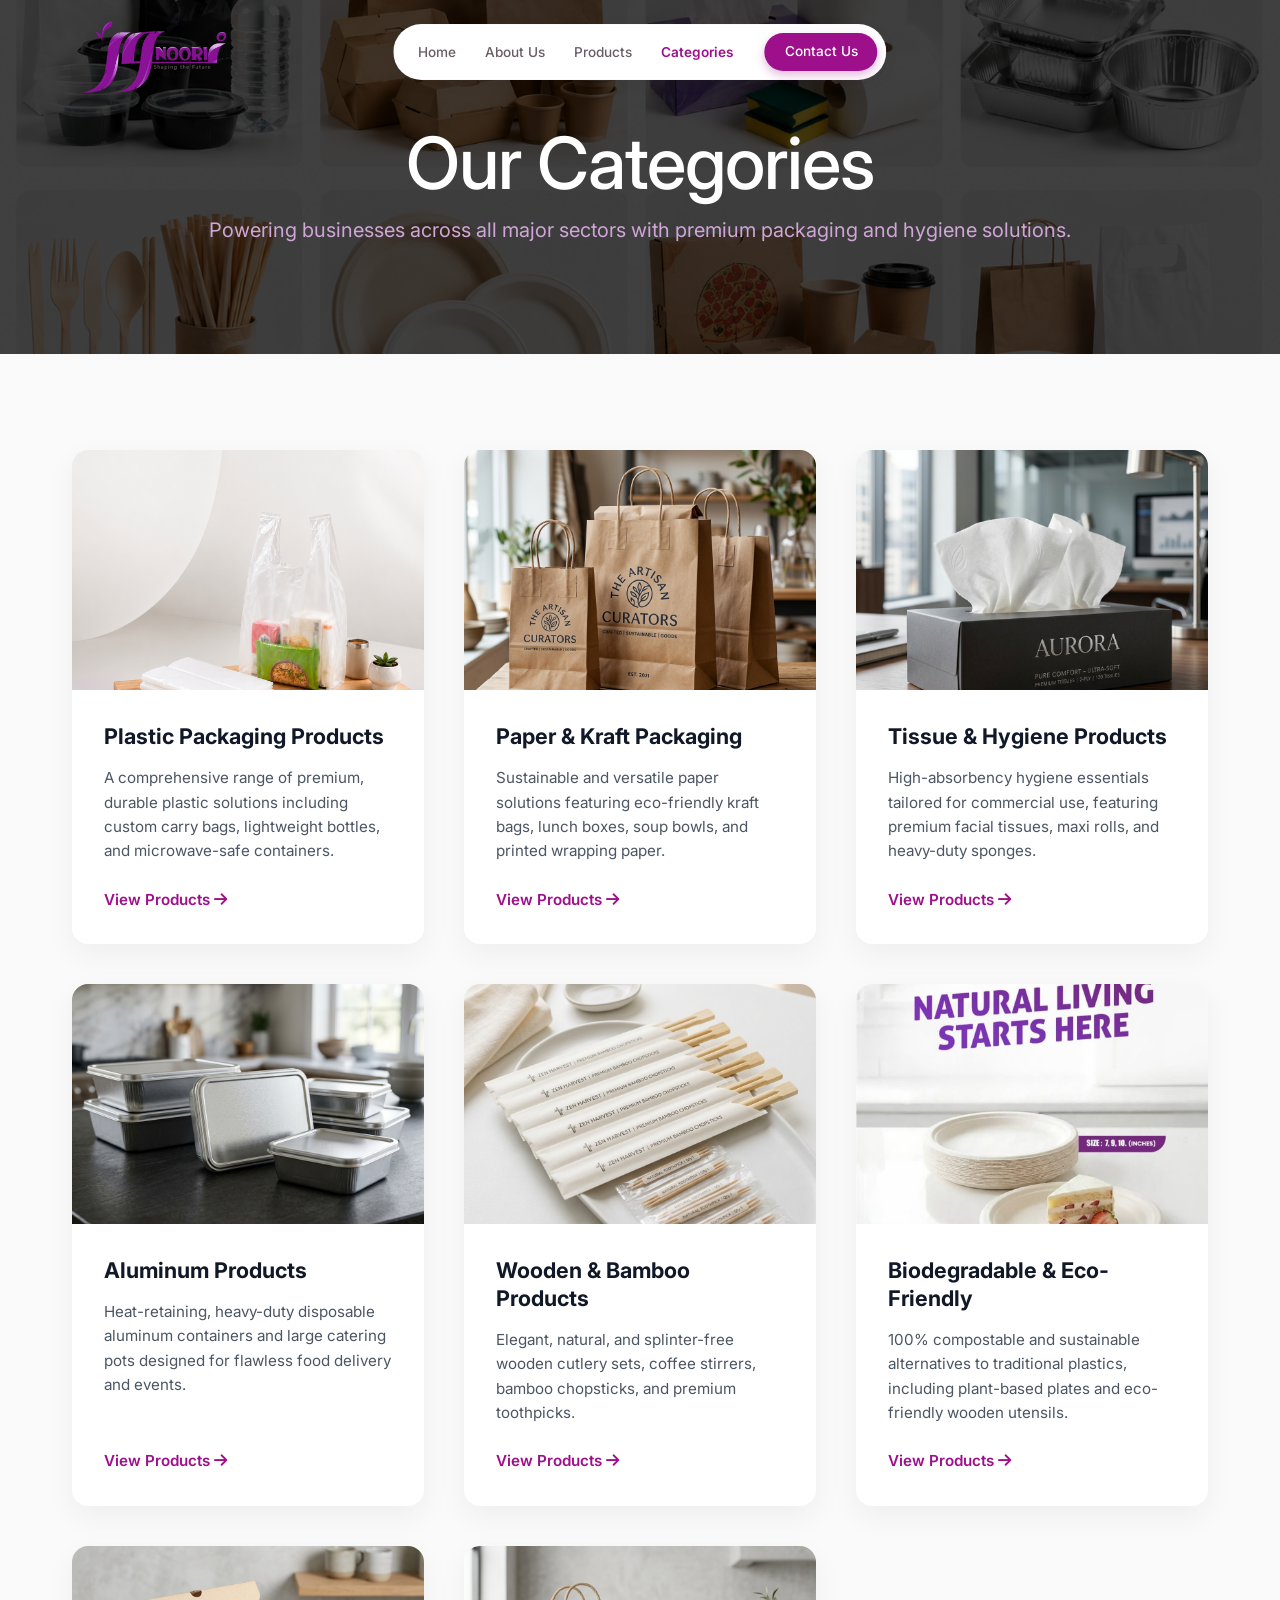
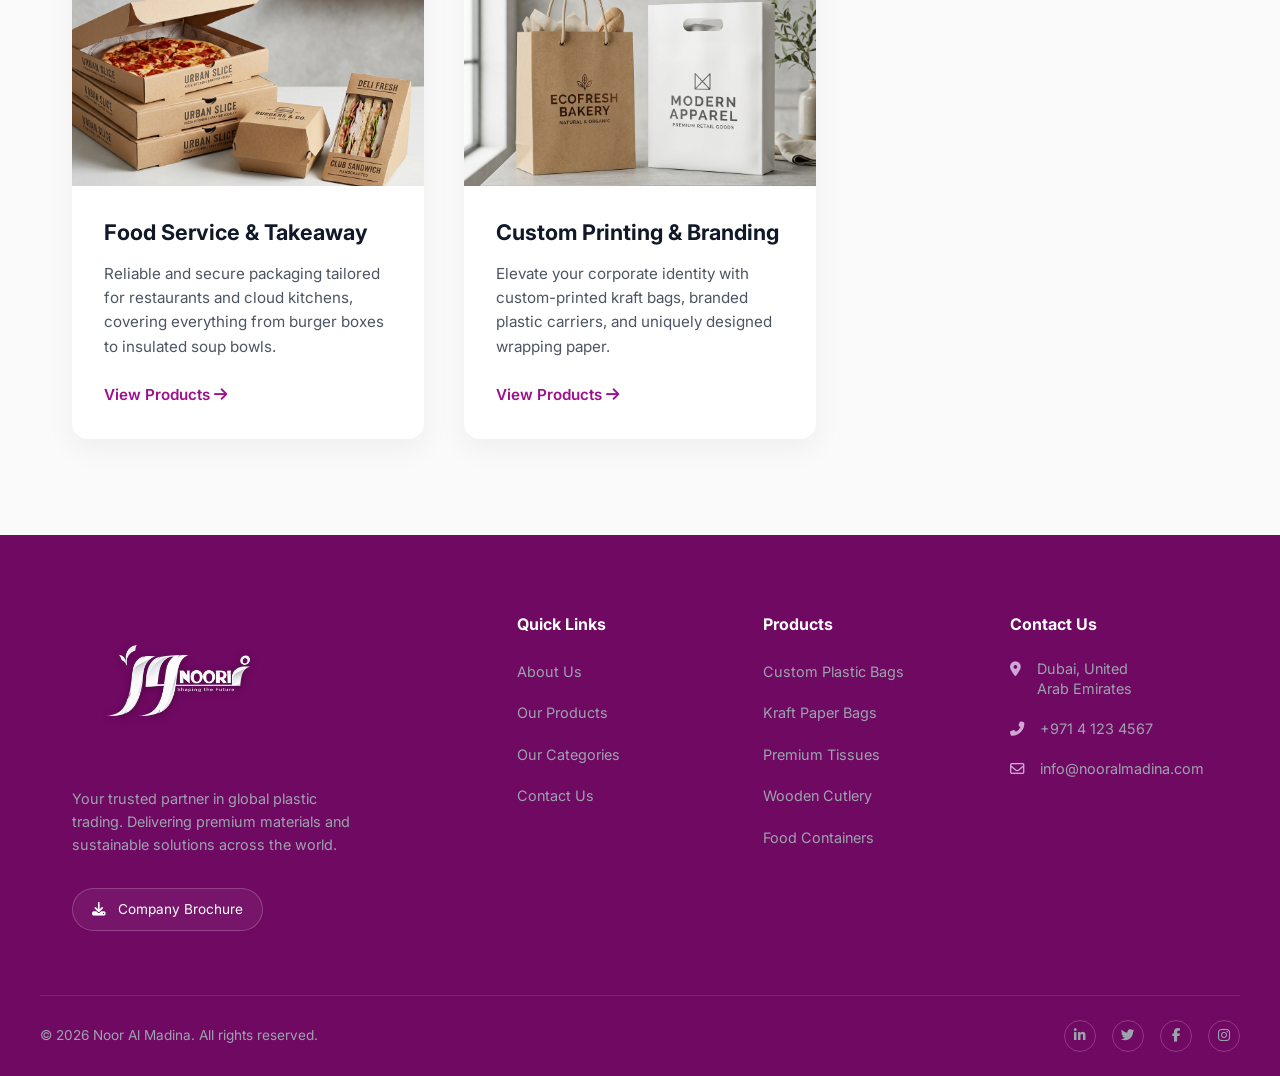
<file: categories.html>
<!DOCTYPE html>
<html lang="en">
<head>
    <meta charset="UTF-8">
    <meta name="viewport" content="width=device-width, initial-scale=1.0">
    <title>Our Categories | Noor Al Madina Plastic</title>
    <link rel="preconnect" href="https://fonts.googleapis.com">
    <link rel="preconnect" href="https://fonts.gstatic.com" crossorigin>
    <link href="https://fonts.googleapis.com/css2?family=Inter:wght@300;400;500;600;700;800&display=swap" rel="stylesheet">
    <link rel="stylesheet" href="https://cdnjs.cloudflare.com/ajax/libs/font-awesome/6.4.0/css/all.min.css">
    <link rel="stylesheet" href="style.css">
</head>
<body>

    <!-- Independent Top-Left Logo -->
    <a href="index.html" style="position: absolute; top: -0.5rem; left: 3rem; z-index: 1001;">
        <img src="media/logo.png?v=2" alt="JJ NOORI Logo" style="height: 140px; filter: drop-shadow(0 4px 6px rgba(0,0,0,0.3));">
    </a>

    <!-- Header Navigation -->
    <header class="header">
        <div class="header-container">
            <nav class="desktop-nav">
                <ul class="nav-links">
                    <li><a href="index.html">Home</a></li>
                    <li><a href="about.html">About Us</a></li>
                    <li><a href="products.html">Products</a></li>
                    <li><a href="categories.html" class="active">Categories</a></li>
                </ul>
                <a href="contact.html" class="btn btn-primary nav-btn">Contact Us</a>
            </nav>
            
            <div class="mobile-menu-btn">
                <i class="fas fa-bars"></i>
            </div>
        </div>
    </header>

    <!-- Mobile Navigation -->
    <div class="mobile-nav">
        <ul class="mobile-nav-links">
            <li><a href="index.html" class="mobile-link">Home</a></li>
            <li><a href="about.html" class="mobile-link">About Us</a></li>
            <li><a href="products.html" class="mobile-link">Products</a></li>
            <li><a href="categories.html" class="mobile-link active">Categories</a></li>
            <li><a href="contact.html" class="mobile-link">Contact</a></li>
        </ul>
    </div>

    <!-- Page Header -->
    <section class="page-header" style="position: relative; padding-top: 120px; padding-bottom: 60px; text-align: center; background-image: url('media/category.png'); background-size: cover; background-position: center;">
        <div class="overlay" style="position: absolute; inset: 0; background: rgba(0, 0, 0, 0.75);"></div>
        <div class="container" style="position: relative; z-index: 1;">
            <h1 class="section-title fade-up" style="color: white; font-size: 4.5rem; font-weight: 500; margin-bottom: 0.5rem; letter-spacing: -1px;">Our Categories</h1>
            <p class="section-subtitle fade-up delay-1" style="color: var(--clr-secondary); font-size: 1.25rem;">Powering businesses across all major sectors with premium packaging and hygiene solutions.</p>
        </div>
    </section>

    <!-- Industries Grid -->
    <section class="section categories-page-section" style="background: #FAFAFA;">
        <div class="container">
            <div class="prod-categories-grid">
                
                <!-- Category 1 -->
                <div class="prod-category-card fade-up">
                    <div class="prod-cat-img-wrap">
                        <img src="media/palstic%20bag.png" alt="Plastic Packaging Products">
                    </div>
                    <div class="prod-cat-content">
                        <h3>Plastic Packaging Products</h3>
                        <p>A comprehensive range of premium, durable plastic solutions including custom carry bags, lightweight bottles, and microwave-safe containers.</p>
                        <a href="products.html" class="prod-cat-action">View Products <i class="fas fa-arrow-right"></i></a>
                    </div>
                </div>

                <!-- Category 2 -->
                <div class="prod-category-card fade-up delay-1">
                    <div class="prod-cat-img-wrap">
                        <img src="media/prod_craft_bags.png" alt="Paper & Kraft Packaging">
                    </div>
                    <div class="prod-cat-content">
                        <h3>Paper & Kraft Packaging</h3>
                        <p>Sustainable and versatile paper solutions featuring eco-friendly kraft bags, lunch boxes, soup bowls, and printed wrapping paper.</p>
                        <a href="products.html" class="prod-cat-action">View Products <i class="fas fa-arrow-right"></i></a>
                    </div>
                </div>

                <!-- Category 3 -->
                <div class="prod-category-card fade-up delay-2">
                    <div class="prod-cat-img-wrap">
                        <img src="media/prod_tissues_prem.png" alt="Tissue & Hygiene Products">
                    </div>
                    <div class="prod-cat-content">
                        <h3>Tissue & Hygiene Products</h3>
                        <p>High-absorbency hygiene essentials tailored for commercial use, featuring premium facial tissues, maxi rolls, and heavy-duty sponges.</p>
                        <a href="products.html" class="prod-cat-action">View Products <i class="fas fa-arrow-right"></i></a>
                    </div>
                </div>

                <!-- Category 4 -->
                <div class="prod-category-card fade-up delay-3">
                    <div class="prod-cat-img-wrap">
                        <img src="media/prod_alu_containers.png" alt="Aluminum Products">
                    </div>
                    <div class="prod-cat-content">
                        <h3>Aluminum Products</h3>
                        <p>Heat-retaining, heavy-duty disposable aluminum containers and large catering pots designed for flawless food delivery and events.</p>
                        <a href="products.html" class="prod-cat-action">View Products <i class="fas fa-arrow-right"></i></a>
                    </div>
                </div>

                <!-- Category 5 -->
                <div class="prod-category-card fade-up">
                    <div class="prod-cat-img-wrap">
                        <img src="media/prod_cutlery.png" alt="Wooden & Bamboo Products">
                    </div>
                    <div class="prod-cat-content">
                        <h3>Wooden & Bamboo Products</h3>
                        <p>Elegant, natural, and splinter-free wooden cutlery sets, coffee stirrers, bamboo chopsticks, and premium toothpicks.</p>
                        <a href="products.html" class="prod-cat-action">View Products <i class="fas fa-arrow-right"></i></a>
                    </div>
                </div>

                <!-- Category 6 -->
                <div class="prod-category-card fade-up delay-1">
                    <div class="prod-cat-img-wrap">
                        <img src="media/plates.jpeg" alt="Biodegradable & Eco-Friendly">
                    </div>
                    <div class="prod-cat-content">
                        <h3>Biodegradable & Eco-Friendly</h3>
                        <p>100% compostable and sustainable alternatives to traditional plastics, including plant-based plates and eco-friendly wooden utensils.</p>
                        <a href="products.html" class="prod-cat-action">View Products <i class="fas fa-arrow-right"></i></a>
                    </div>
                </div>

                <!-- Category 7 -->
                <div class="prod-category-card fade-up delay-2">
                    <div class="prod-cat-img-wrap">
                        <img src="media/prod_boxes.png" alt="Food Service & Takeaway Solutions">
                    </div>
                    <div class="prod-cat-content">
                        <h3>Food Service & Takeaway</h3>
                        <p>Reliable and secure packaging tailored for restaurants and cloud kitchens, covering everything from burger boxes to insulated soup bowls.</p>
                        <a href="products.html" class="prod-cat-action">View Products <i class="fas fa-arrow-right"></i></a>
                    </div>
                </div>

                <!-- Category 8 -->
                <div class="prod-category-card fade-up delay-3">
                    <div class="prod-cat-img-wrap">
                        <img src="media/prod_bags.png" alt="Custom Printing & Branding Solutions">
                    </div>
                    <div class="prod-cat-content">
                        <h3>Custom Printing & Branding</h3>
                        <p>Elevate your corporate identity with custom-printed kraft bags, branded plastic carriers, and uniquely designed wrapping paper.</p>
                        <a href="products.html" class="prod-cat-action">View Products <i class="fas fa-arrow-right"></i></a>
                    </div>
                </div>

            </div>
        </div>
    </section>

    <!-- Dark Footer -->
    <footer class="footer dark-footer">
        <div class="container footer-content-new">
            <!-- Col 1 -->
            <div class="footer-col-1">
                <img src="media/logofooter.png" alt="Noor Al Madina Logo" style="height: 140px; margin-bottom: 1.5rem; filter: drop-shadow(0 2px 4px rgba(0,0,0,0.3));">
                <p style="color: #9ca3af; font-size: 0.9rem; line-height: 1.6; margin-bottom: 2rem; max-width: 280px;">Your trusted partner in global plastic trading. Delivering premium materials and sustainable solutions across the world.</p>
                <a href="#" class="btn-dark-outline"><i class="fas fa-download" style="margin-right: 0.5rem;"></i> Company Brochure</a>
            </div>
            
            <!-- Col 2 -->
            <div class="footer-col">
                <h4 style="color: white; margin-bottom: 1.5rem;">Quick Links</h4>
                <ul class="footer-nav">
                    <li><a href="about.html">About Us</a></li>
                    <li><a href="products.html">Our Products</a></li>
                    <li><a href="categories.html">Our Categories</a></li>
                    <li><a href="contact.html">Contact Us</a></li>
                </ul>
            </div>
            
            <!-- Col 3 -->
            <div class="footer-col">
                <h4 style="color: white; margin-bottom: 1.5rem;">Products</h4>
                <ul class="footer-nav">
                    <li><a href="products.html">Custom Plastic Bags</a></li>
                    <li><a href="products.html">Kraft Paper Bags</a></li>
                    <li><a href="products.html">Premium Tissues</a></li>
                    <li><a href="products.html">Wooden Cutlery</a></li>
                    <li><a href="products.html">Food Containers</a></li>
                </ul>
            </div>
            
            <!-- Col 4 -->
            <div class="footer-col">
                <h4 style="color: white; margin-bottom: 1.5rem;">Contact Us</h4>
                <ul class="footer-contact-list">
                    <li>
                        <i class="fas fa-map-marker-alt"></i>
                        <span>Dubai, United<br>Arab Emirates</span>
                    </li>
                    <li>
                        <i class="fas fa-phone-alt"></i>
                        <span>+971 4 123 4567</span>
                    </li>
                    <li>
                        <i class="far fa-envelope"></i>
                        <span>info@nooralmadina.com</span>
                    </li>
                </ul>
            </div>
        </div>
        
        <div class="container footer-bottom-new">
            <p>&copy; 2026 Noor Al Madina. All rights reserved.</p>
            <div class="footer-social-new">
                <a href="#"><i class="fab fa-linkedin-in"></i></a>
                <a href="#"><i class="fab fa-twitter"></i></a>
                <a href="#"><i class="fab fa-facebook-f"></i></a>
                <a href="https://www.instagram.com/noorpackuae?igsh=MW5qZWZucnRhbW4xcw==" target="_blank"><i class="fab fa-instagram"></i></a>
            </div>
        </div>
    </footer>

    <script src="script.js"></script>
</body>
</html>
</file>
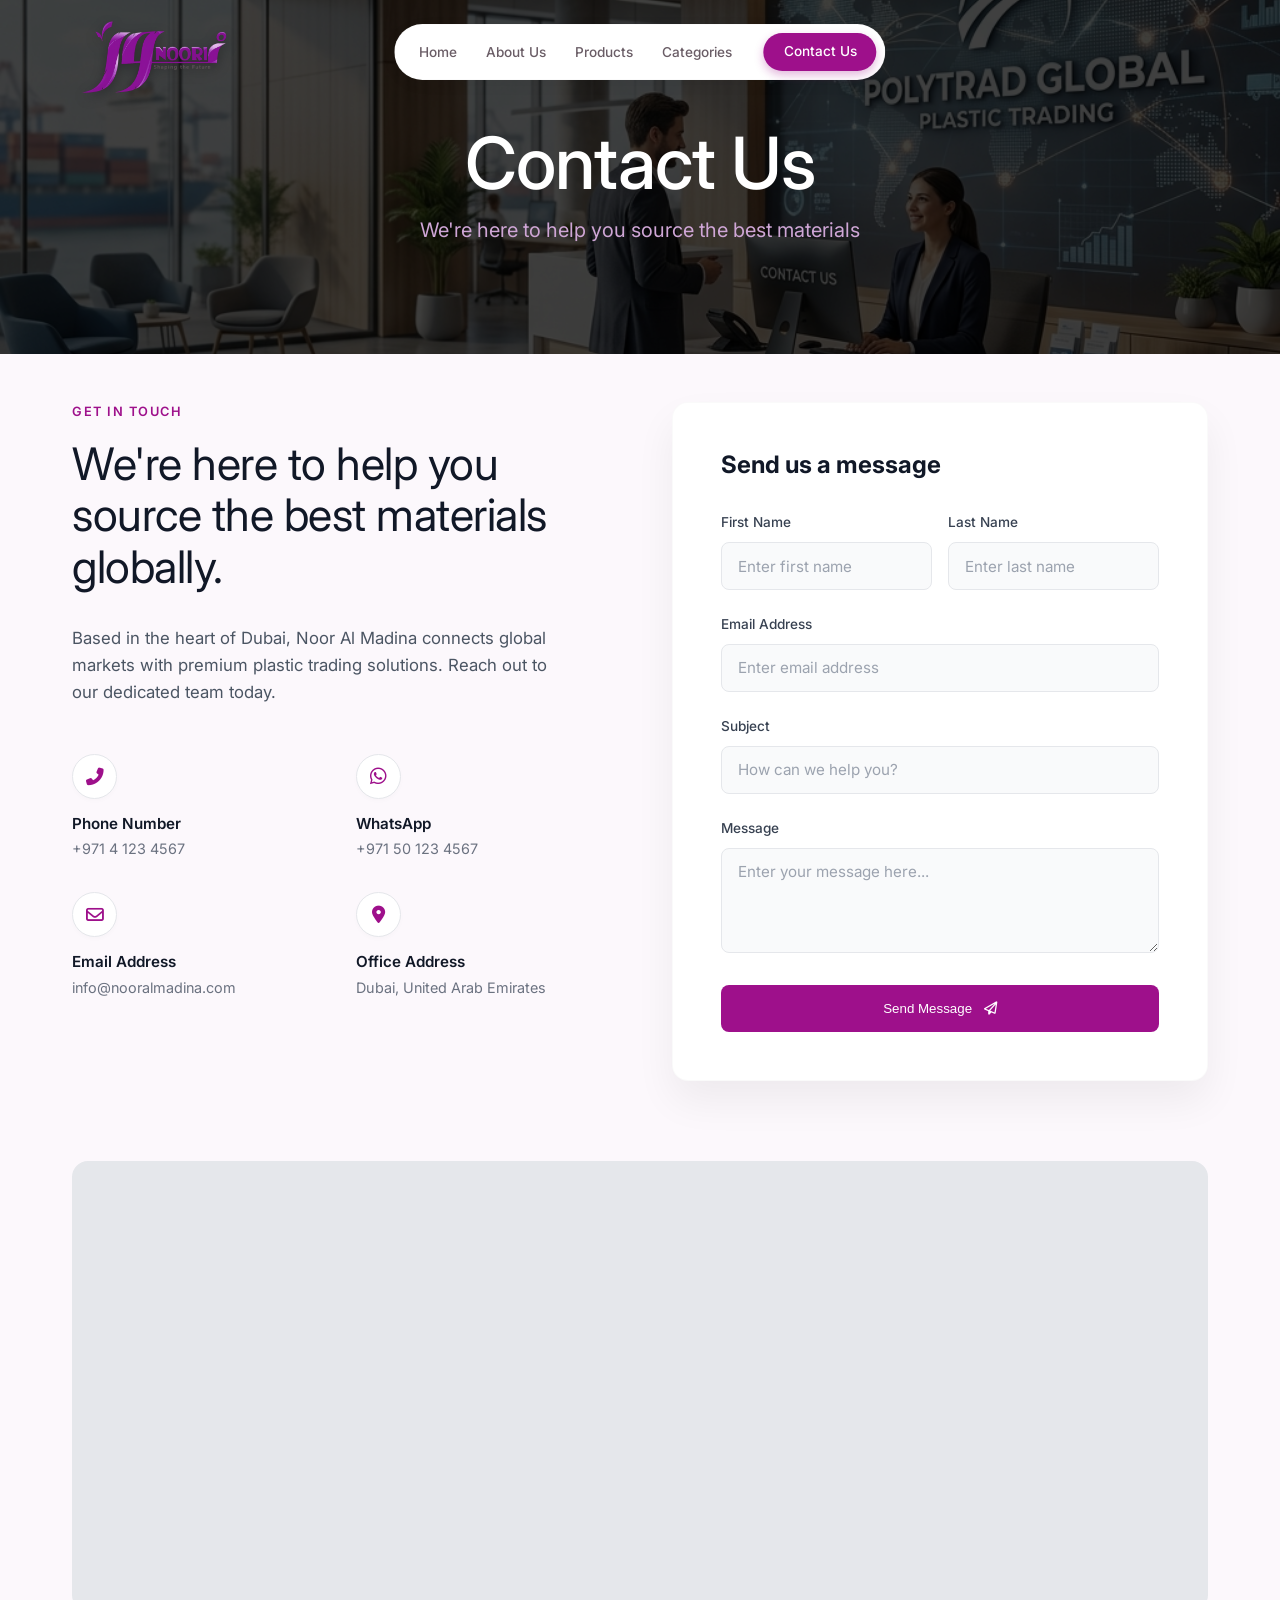
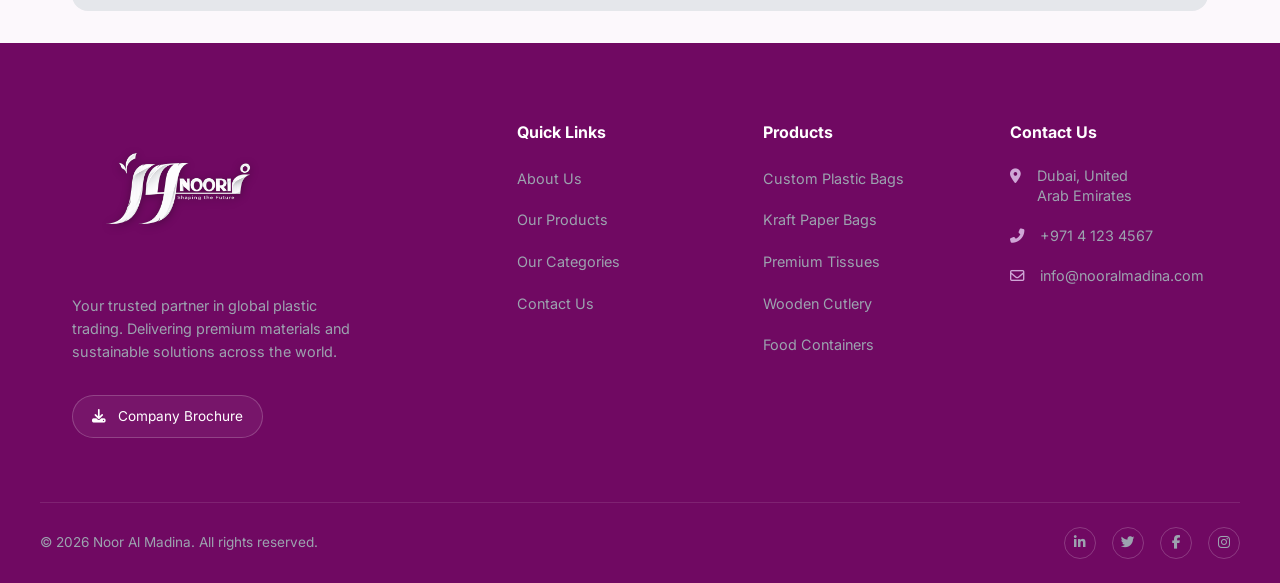
<file: contact.html>
<!DOCTYPE html>
<html lang="en">
<head>
    <meta charset="UTF-8">
    <meta name="viewport" content="width=device-width, initial-scale=1.0">
    <title>Contact Us | Noor Al Madina Plastic</title>
    <meta name="description" content="Get in touch with Noor Al Madina Plastic.">
    <link rel="preconnect" href="https://fonts.googleapis.com">
    <link rel="preconnect" href="https://fonts.gstatic.com" crossorigin>
    <link href="https://fonts.googleapis.com/css2?family=Inter:wght@300;400;500;600;700;800&display=swap" rel="stylesheet">
    <link rel="stylesheet" href="https://cdnjs.cloudflare.com/ajax/libs/font-awesome/6.4.0/css/all.min.css">
    <link rel="stylesheet" href="style.css">
</head>
<body>



    <!-- Independent Top-Left Logo -->
    <a href="index.html" style="position: absolute; top: -0.5rem; left: 3rem; z-index: 1001;">
        <img src="media/logo.png?v=2" alt="JJ NOORI Logo" style="height: 140px; filter: drop-shadow(0 4px 6px rgba(0,0,0,0.3));">
    </a>

    <!-- Header Navigation -->
    <header class="header">
        <div class="header-container">
            <nav class="desktop-nav">
                <ul class="nav-links">
                    <li><a href="index.html">Home</a></li>
                    <li><a href="about.html">About Us</a></li>
                    <li><a href="products.html">Products</a></li>
                    <li><a href="categories.html">Categories</a></li>
                </ul>
                <a href="contact.html" class="btn btn-primary nav-btn active" style="background: var(--clr-primary-dark); box-shadow: none;">Contact Us</a>
            </nav>
            
            <div class="mobile-menu-btn">
                <i class="fas fa-bars"></i>
            </div>
        </div>
    </header>

    <!-- Mobile Navigation -->
    <div class="mobile-nav">
        <ul class="mobile-nav-links">
            <li><a href="index.html" class="mobile-link">Home</a></li>
            <li><a href="about.html" class="mobile-link">About</a></li>
            <li><a href="products.html" class="mobile-link">Products</a></li>
            <li><a href="categories.html" class="mobile-link">Categories</a></li>
            <li><a href="contact.html" class="mobile-link active">Contact</a></li>
        </ul>
    </div>

    <!-- Page Header -->
    <section class="page-header" style="position: relative; padding-top: 120px; padding-bottom: 60px; text-align: center; background-image: url('media/contact_banner.png'); background-size: cover; background-position: center;">
        <div class="overlay" style="position: absolute; inset: 0; background: rgba(0, 0, 0, 0.75);"></div>
        <div class="container" style="position: relative; z-index: 1;">
            <h1 class="section-title fade-up" style="color: white; font-size: 4.5rem; font-weight: 500; margin-bottom: 0.5rem; letter-spacing: -1px;">Contact Us</h1>
            <p class="section-subtitle fade-up delay-1" style="color: var(--clr-secondary); font-size: 1.25rem;">We're here to help you source the best materials</p>
        </div>
    </section>

    <!-- Contact Section -->
    <section id="contact" class="contact-page-section" style="background-color: #fcf8fc; padding: 3rem 0 2rem 0;">
        <div class="container">
            <div class="contact-page-grid">
                
                <!-- Left side -->
                <div class="contact-text-content fade-up">
                    <span class="section-label" style="color: var(--clr-primary); margin-bottom: 1rem; font-size: 0.8rem;">GET IN TOUCH</span>
                    <h2 style="font-size: 2.8rem; font-weight: 400; line-height: 1.15; color: #111827; margin-bottom: 2rem; letter-spacing: -0.5px;">We're here to help you source the best materials globally.</h2>
                    <p style="color: #4B5563; font-size: 1.05rem; line-height: 1.6; margin-bottom: 3rem; max-width: 90%;">Based in the heart of Dubai, Noor Al Madina connects global markets with premium plastic trading solutions. Reach out to our dedicated team today.</p>
                    
                    <div class="contact-info-grid">
                        <div class="info-block">
                            <div class="icon-circle"><i class="fas fa-phone-alt"></i></div>
                            <h4>Phone Number</h4>
                            <p>+971 4 123 4567</p>
                        </div>
                        <div class="info-block">
                            <div class="icon-circle"><i class="fab fa-whatsapp" style="font-size: 1.2rem;"></i></div>
                            <h4>WhatsApp</h4>
                            <p>+971 50 123 4567</p>
                        </div>
                        <div class="info-block">
                            <div class="icon-circle"><i class="far fa-envelope"></i></div>
                            <h4>Email Address</h4>
                            <p>info@nooralmadina.com</p>
                        </div>
                        <div class="info-block">
                            <div class="icon-circle"><i class="fas fa-map-marker-alt"></i></div>
                            <h4>Office Address</h4>
                            <p>Dubai, United Arab Emirates</p>
                        </div>
                    </div>
                </div>
                
                <!-- Right side -->
                <div class="contact-form-card fade-up delay-1">
                    <h3>Send us a message</h3>
                    <form class="contact-form" onsubmit="event.preventDefault();">
                        <div class="form-row">
                            <div class="form-group">
                                <label>First Name</label>
                                <input type="text" placeholder="Enter first name" required>
                            </div>
                            <div class="form-group">
                                <label>Last Name</label>
                                <input type="text" placeholder="Enter last name" required>
                            </div>
                        </div>
                        <div class="form-group">
                            <label>Email Address</label>
                            <input type="email" placeholder="Enter email address" required>
                        </div>
                        <div class="form-group">
                            <label>Subject</label>
                            <input type="text" placeholder="How can we help you?">
                        </div>
                        <div class="form-group">
                            <label>Message</label>
                            <textarea placeholder="Enter your message here..." rows="4" required></textarea>
                        </div>
                        <button type="submit" class="btn-dark-green btn-block">Send Message <i class="far fa-paper-plane" style="margin-left: 0.5rem;"></i></button>
                    </form>
                </div>
            </div>
            
            <!-- Map Container -->
            <div class="contact-map-large fade-up delay-2">
                <iframe 
                    src="https://www.google.com/maps/embed?pb=!1m18!1m12!1m3!1d3608.2618057919864!2d55.30391481501063!3d25.26620578386348!2m3!1f0!2f0!3f0!3m2!1i1024!2i768!4f13.1!3m3!1m2!1s0x3e5f434a413d0925%3A0x6b8bc2374bebbbd7!2sNaif%2C%20Deira%20-%20Dubai!5e0!3m2!1sen!2sae!4v1655000000000!5m2!1sen!2sae" 
                    width="100%" 
                    height="100%" 
                    style="border:0;" 
                    allowfullscreen="" 
                    loading="lazy" 
                    referrerpolicy="no-referrer-when-downgrade">
                </iframe>
            </div>
        </div>
    </section>

    <!-- Dark Footer -->
    <footer class="footer dark-footer">
        <div class="container footer-content-new">
            <!-- Col 1 -->
            <div class="footer-col-1">
                <img src="media/logofooter.png" alt="Noor Al Madina Logo" style="height: 140px; margin-bottom: 1.5rem; filter: drop-shadow(0 2px 4px rgba(0,0,0,0.3));">
                <p style="color: #9ca3af; font-size: 0.9rem; line-height: 1.6; margin-bottom: 2rem; max-width: 280px;">Your trusted partner in global plastic trading. Delivering premium materials and sustainable solutions across the world.</p>
                <a href="#" class="btn-dark-outline"><i class="fas fa-download" style="margin-right: 0.5rem;"></i> Company Brochure</a>
            </div>
            
            <!-- Col 2 -->
            <div class="footer-col">
                <h4 style="color: white; margin-bottom: 1.5rem;">Quick Links</h4>
                <ul class="footer-nav">
                    <li><a href="about.html">About Us</a></li>
                    <li><a href="products.html">Our Products</a></li>
                    <li><a href="categories.html">Our Categories</a></li>
                    <li><a href="contact.html">Contact Us</a></li>
                </ul>
            </div>
            
            <!-- Col 3 -->
            <div class="footer-col">
                <h4 style="color: white; margin-bottom: 1.5rem;">Products</h4>
                <ul class="footer-nav">
                    <li><a href="products.html">Custom Plastic Bags</a></li>
                    <li><a href="products.html">Kraft Paper Bags</a></li>
                    <li><a href="products.html">Premium Tissues</a></li>
                    <li><a href="products.html">Wooden Cutlery</a></li>
                    <li><a href="products.html">Food Containers</a></li>
                </ul>
            </div>
            
            <!-- Col 4 -->
            <div class="footer-col">
                <h4 style="color: white; margin-bottom: 1.5rem;">Contact Us</h4>
                <ul class="footer-contact-list">
                    <li>
                        <i class="fas fa-map-marker-alt"></i>
                        <span>Dubai, United<br>Arab Emirates</span>
                    </li>
                    <li>
                        <i class="fas fa-phone-alt"></i>
                        <span>+971 4 123 4567</span>
                    </li>
                    <li>
                        <i class="far fa-envelope"></i>
                        <span>info@nooralmadina.com</span>
                    </li>
                </ul>
            </div>
        </div>
        
        <div class="container footer-bottom-new">
            <p>&copy; 2026 Noor Al Madina. All rights reserved.</p>
            <div class="footer-social-new">
                <a href="#"><i class="fab fa-linkedin-in"></i></a>
                <a href="#"><i class="fab fa-twitter"></i></a>
                <a href="#"><i class="fab fa-facebook-f"></i></a>
                <a href="https://www.instagram.com/noorpackuae?igsh=MW5qZWZucnRhbW4xcw==" target="_blank"><i class="fab fa-instagram"></i></a>
            </div>
        </div>
    </footer>

    <script src="script.js"></script>
</body>
</html>
</file>
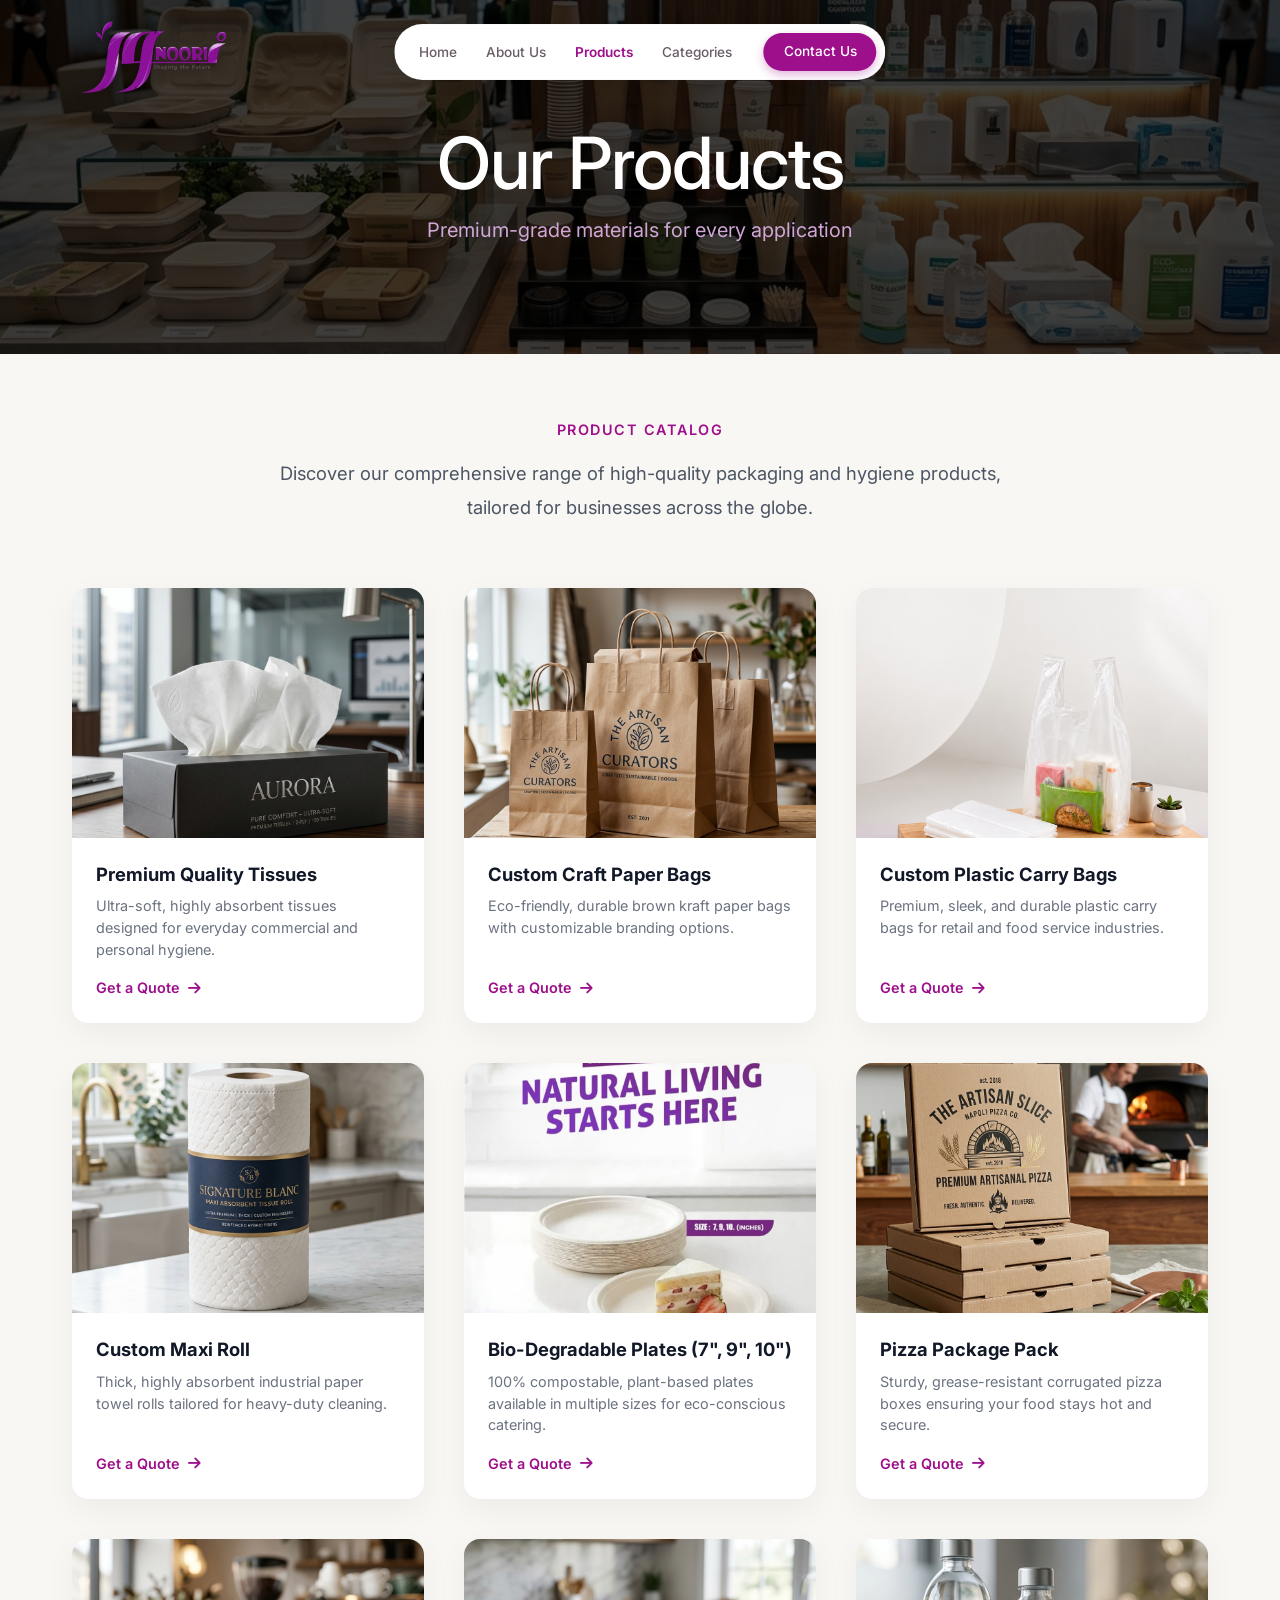
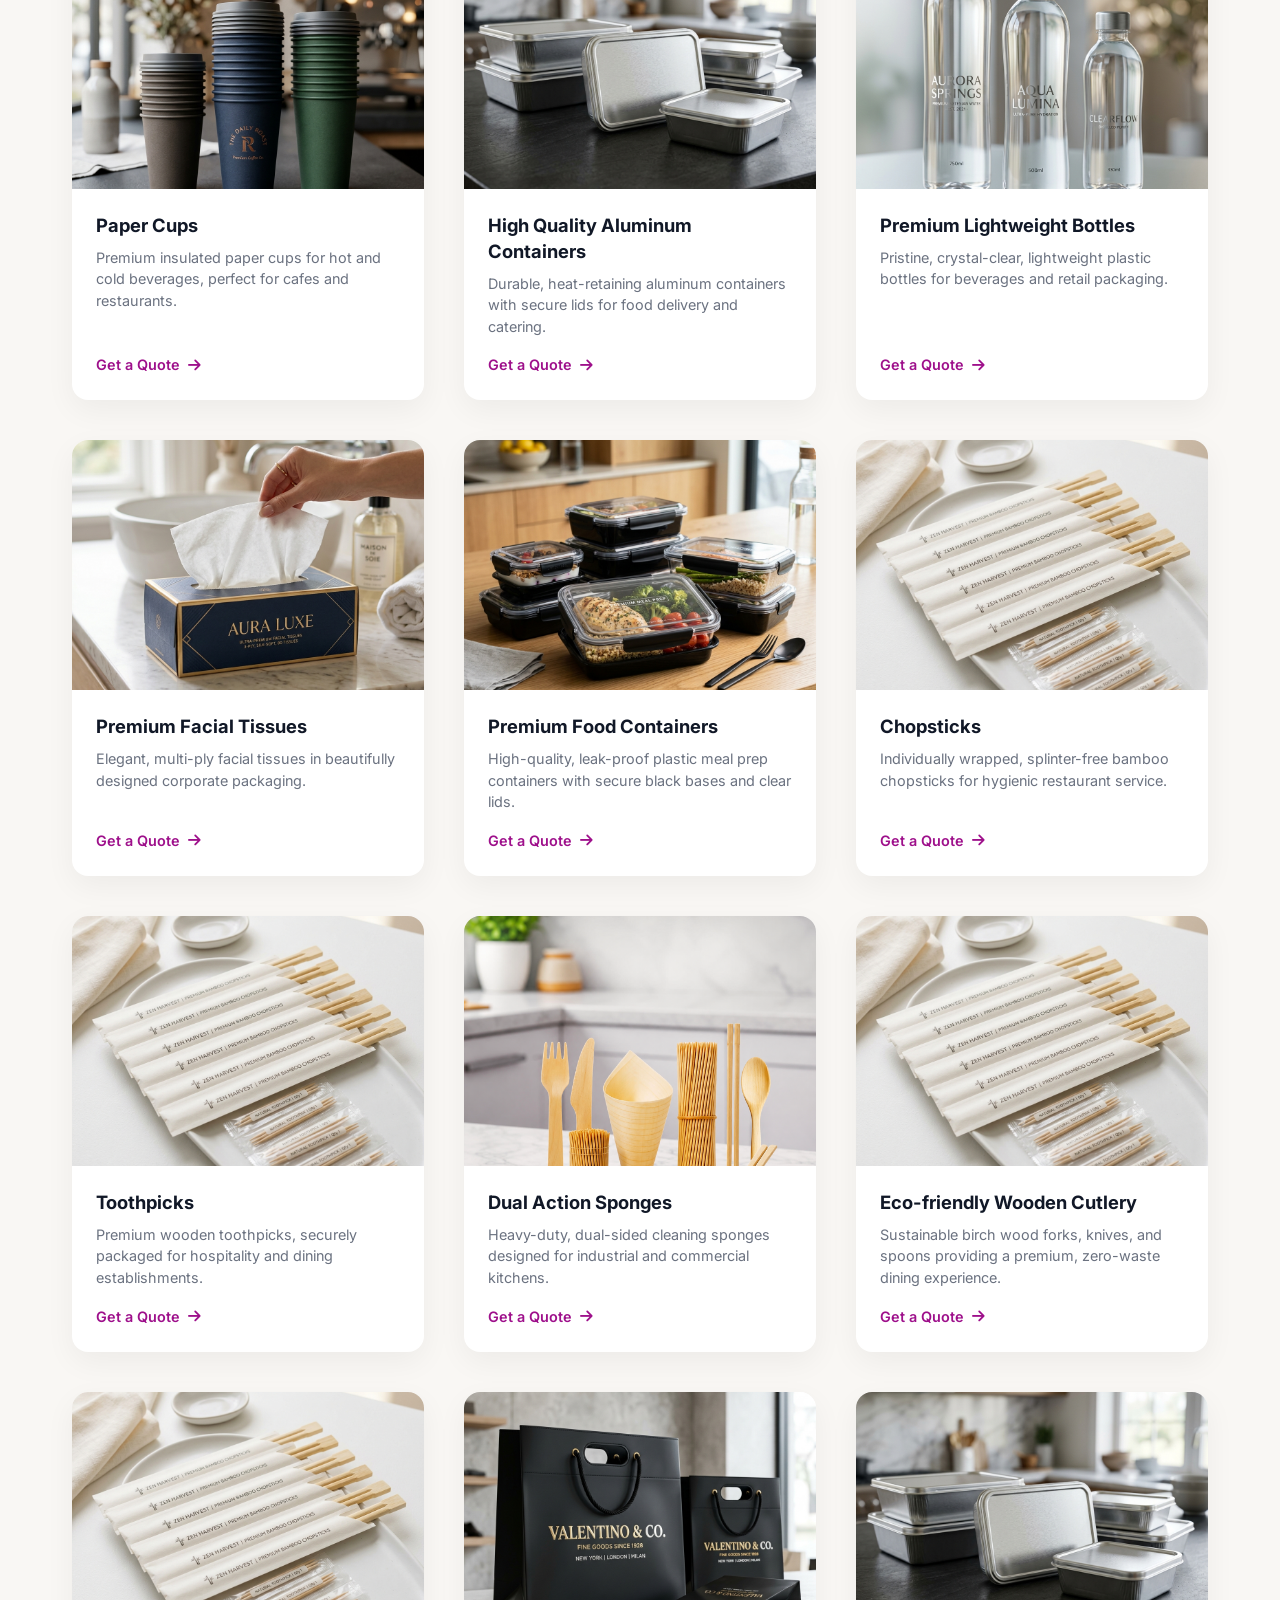
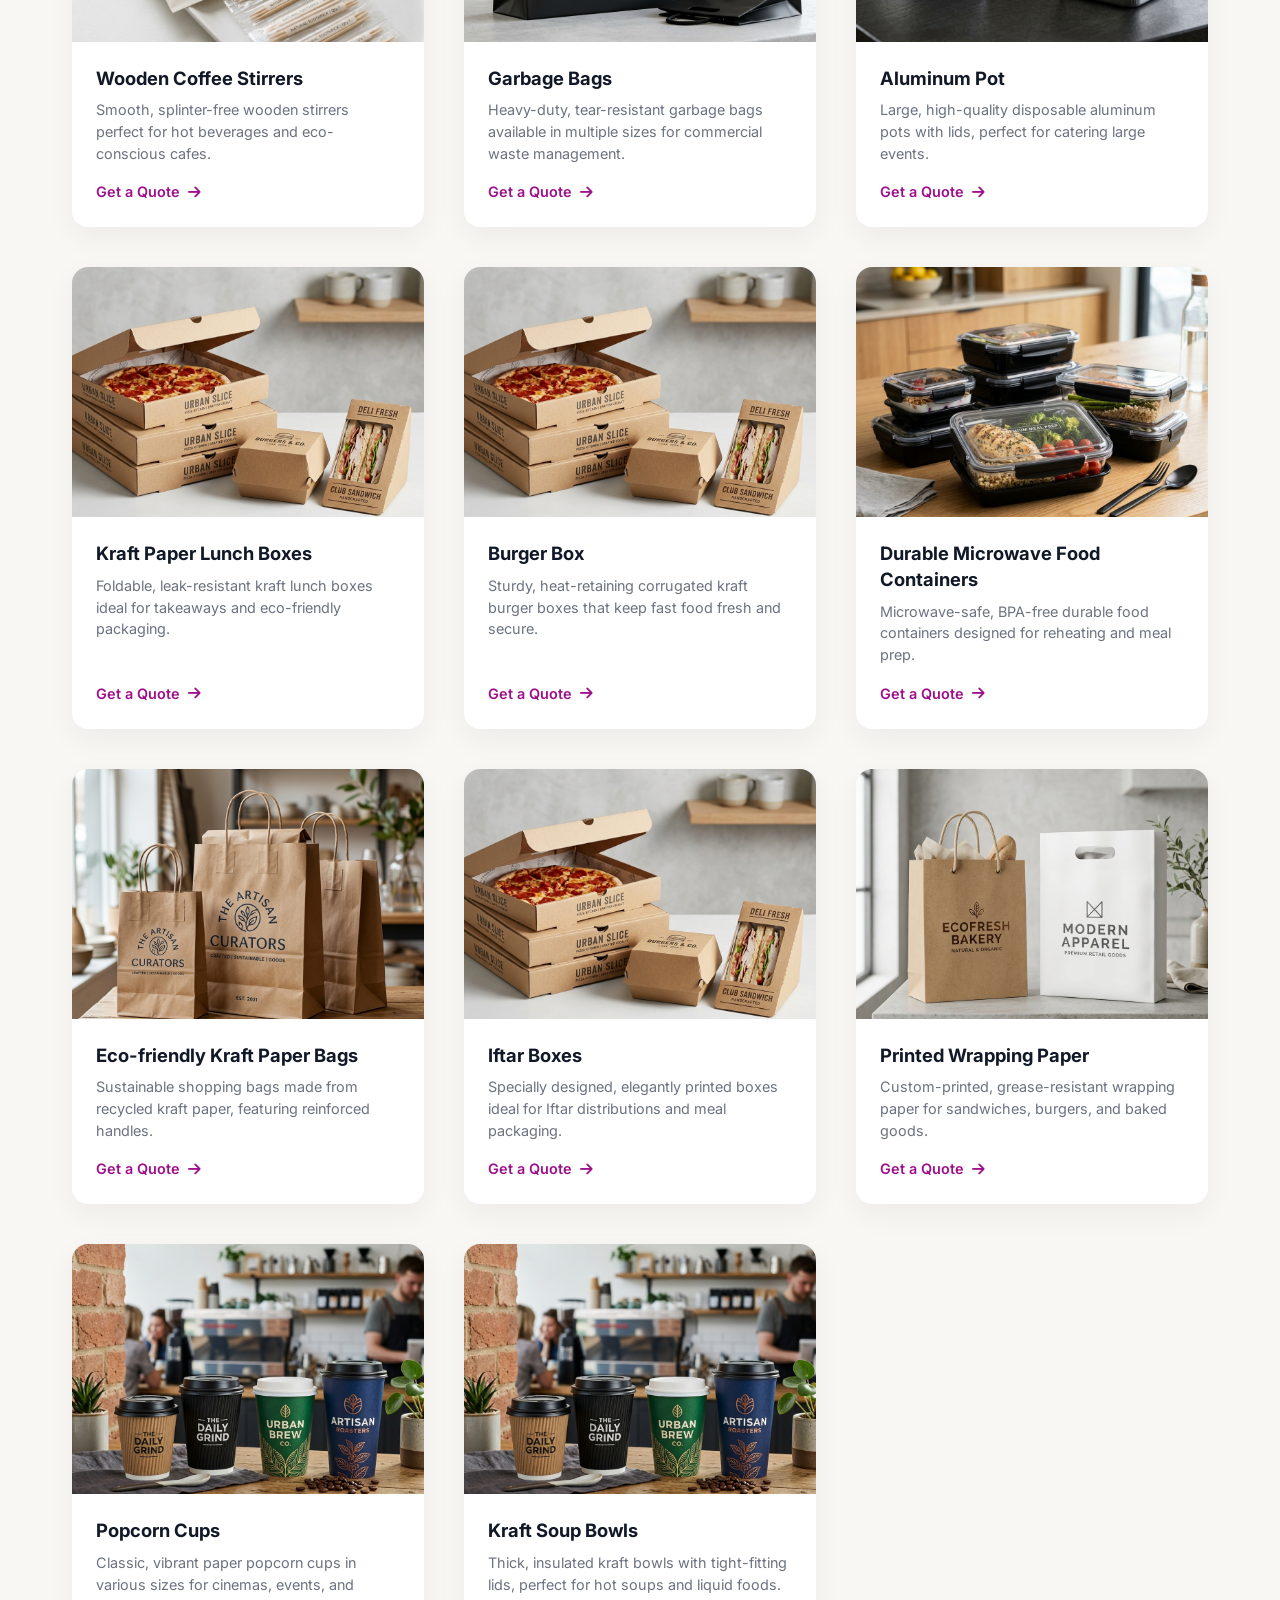
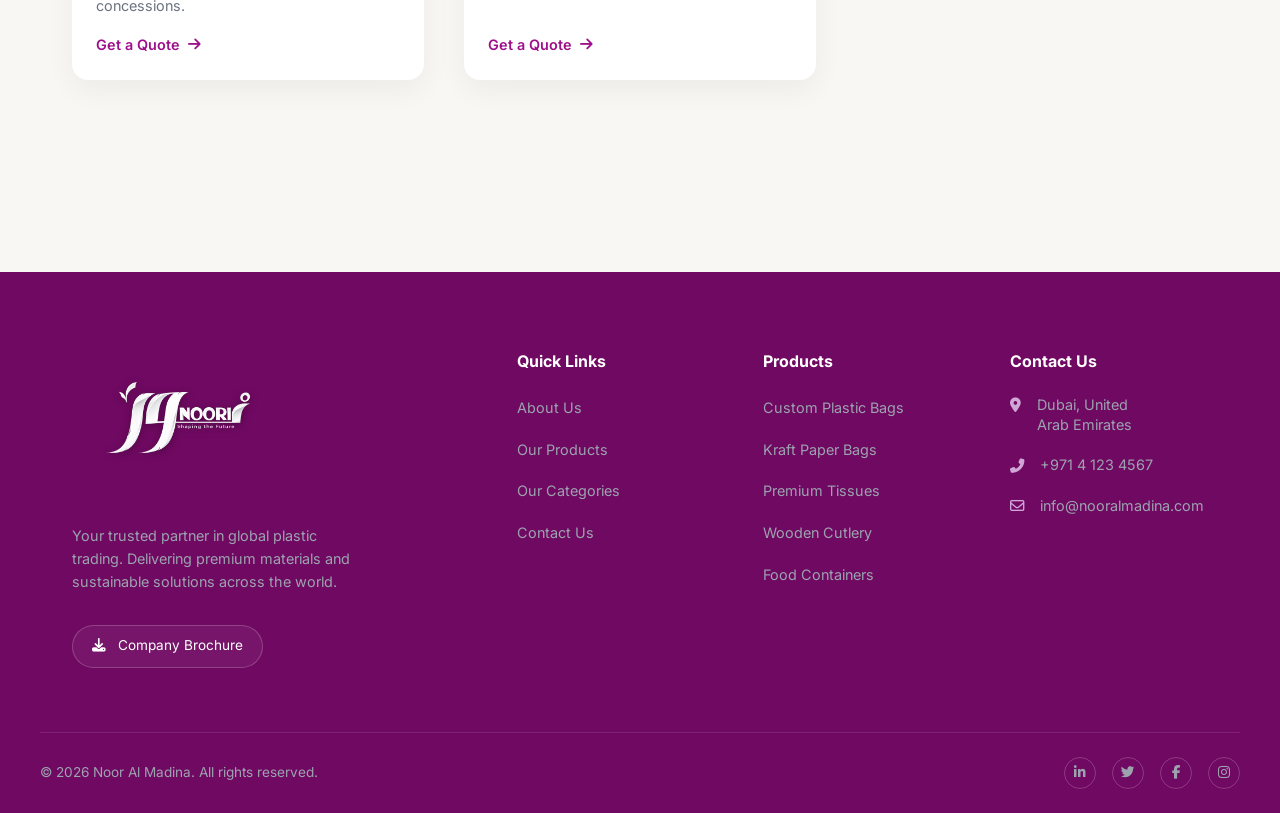
<file: products.html>
<!DOCTYPE html>
<html lang="en">

<head>
    <meta charset="UTF-8">
    <meta name="viewport" content="width=device-width, initial-scale=1.0">
    <title>Products | Noor Al Madina Plastic</title>
    <link rel="preconnect" href="https://fonts.googleapis.com">
    <link rel="preconnect" href="https://fonts.gstatic.com" crossorigin>
    <link href="https://fonts.googleapis.com/css2?family=Inter:wght@300;400;500;600;700;800&display=swap"
        rel="stylesheet">
    <link rel="stylesheet" href="https://cdnjs.cloudflare.com/ajax/libs/font-awesome/6.4.0/css/all.min.css">
    <link rel="stylesheet" href="style.css">
</head>

<body>

    <!-- Independent Top-Left Logo -->
    <a href="index.html" style="position: absolute; top: -0.5rem; left: 3rem; z-index: 1001;">
        <img src="media/logo.png?v=2" alt="JJ NOORI Logo"
            style="height: 140px; filter: drop-shadow(0 4px 6px rgba(0,0,0,0.3));">
    </a>

    <!-- Header Navigation -->
    <header class="header">
        <div class="header-container">
            <nav class="desktop-nav">
                <ul class="nav-links">
                    <li><a href="index.html">Home</a></li>
                    <li><a href="about.html">About Us</a></li>
                    <li><a href="products.html" class="active">Products</a></li>
                    <li><a href="categories.html">Categories</a></li>
                </ul>
                <a href="contact.html" class="btn btn-primary nav-btn">Contact Us</a>
            </nav>

            <div class="mobile-menu-btn">
                <i class="fas fa-bars"></i>
            </div>
        </div>
    </header>

    <!-- Mobile Navigation -->
    <div class="mobile-nav">
        <ul class="mobile-nav-links">
            <li><a href="index.html" class="mobile-link">Home</a></li>
            <li><a href="about.html" class="mobile-link">About Us</a></li>
            <li><a href="products.html" class="mobile-link active">Products</a></li>
            <li><a href="categories.html" class="mobile-link">Categories</a></li>
            <li><a href="contact.html" class="mobile-link">Contact</a></li>
        </ul>
    </div>

    <!-- Page Header -->
    <section class="page-header"
        style="position: relative; padding-top: 120px; padding-bottom: 60px; text-align: center; background-image: url('media/products_banner.png'); background-size: cover; background-position: center;">
        <div class="overlay" style="position: absolute; inset: 0; background: rgba(0, 0, 0, 0.75);"></div>
        <div class="container" style="position: relative; z-index: 1;">
            <h1 class="section-title fade-up"
                style="color: white; font-size: 4.5rem; font-weight: 500; margin-bottom: 0.5rem; letter-spacing: -1px;">
                Our Products</h1>
            <p class="section-subtitle fade-up delay-1" style="color: var(--clr-secondary); font-size: 1.25rem;">Premium-grade materials for every application</p>
        </div>
    </section>

    <!-- Products Grid -->
    <section class="section products-page-section" style="padding-top: 4rem;">
        <div class="container text-center fade-up" style="max-width: 800px; margin: 0 auto 4rem auto;">
            <span class="section-label"
                style="color: var(--clr-primary); margin-bottom: 1rem; font-size: 0.9rem; letter-spacing: 1.5px; text-transform: uppercase; font-weight: 600; display: block;">PRODUCT
                CATALOG</span>
            <p style="color: #4B5563; font-size: 1.15rem; line-height: 1.8;">Discover our comprehensive range of
                high-quality packaging and hygiene products, tailored for businesses across the globe.</p>
        </div>

        <div class="container">
            <div class="products-grid-catalog">

                <!-- 1 -->
                <div class="prod-grid-card fade-up">
                    <img src="media/prod_tissues_prem.png" alt="Premium Quality Tissues" class="prod-grid-img">
                    <div class="prod-grid-content">
                        <h3>Premium Quality Tissues</h3>
                        <p>Ultra-soft, highly absorbent tissues designed for everyday commercial and personal hygiene.</p>
                        <a href="contact.html" class="prod-grid-action">Get a Quote <i class="fas fa-arrow-right"></i></a>
                    </div>
                </div>

                <!-- 2 -->
                <div class="prod-grid-card fade-up delay-1">
                    <img src="media/prod_craft_bags.png" alt="Custom Craft Paper Bags" class="prod-grid-img">
                    <div class="prod-grid-content">
                        <h3>Custom Craft Paper Bags</h3>
                        <p>Eco-friendly, durable brown kraft paper bags with customizable branding options.</p>
                        <a href="contact.html" class="prod-grid-action">Get a Quote <i class="fas fa-arrow-right"></i></a>
                    </div>
                </div>

                <!-- 3 -->
                <div class="prod-grid-card fade-up delay-2">
                    <img src="media/palstic%20bag.png" alt="Custom Plastic Carry Bags" class="prod-grid-img">
                    <div class="prod-grid-content">
                        <h3>Custom Plastic Carry Bags</h3>
                        <p>Premium, sleek, and durable plastic carry bags for retail and food service industries.</p>
                        <a href="contact.html" class="prod-grid-action">Get a Quote <i class="fas fa-arrow-right"></i></a>
                    </div>
                </div>

                <!-- 4 -->
                <div class="prod-grid-card fade-up delay-3">
                    <img src="media/prod_maxi_roll.png" alt="Custom Maxi Roll" class="prod-grid-img">
                    <div class="prod-grid-content">
                        <h3>Custom Maxi Roll</h3>
                        <p>Thick, highly absorbent industrial paper towel rolls tailored for heavy-duty cleaning.</p>
                        <a href="contact.html" class="prod-grid-action">Get a Quote <i class="fas fa-arrow-right"></i></a>
                    </div>
                </div>

                <!-- 5 -->
                <div class="prod-grid-card fade-up">
                    <img src="media/plates.jpeg" alt="Bio Degradable Plates" class="prod-grid-img">
                    <div class="prod-grid-content">
                        <h3>Bio-Degradable Plates (7", 9", 10")</h3>
                        <p>100% compostable, plant-based plates available in multiple sizes for eco-conscious catering.</p>
                        <a href="contact.html" class="prod-grid-action">Get a Quote <i class="fas fa-arrow-right"></i></a>
                    </div>
                </div>

                <!-- 6 -->
                <div class="prod-grid-card fade-up delay-1">
                    <img src="media/prod_pizza_boxes.png" alt="Pizza Package Pack" class="prod-grid-img">
                    <div class="prod-grid-content">
                        <h3>Pizza Package Pack</h3>
                        <p>Sturdy, grease-resistant corrugated pizza boxes ensuring your food stays hot and secure.</p>
                        <a href="contact.html" class="prod-grid-action">Get a Quote <i class="fas fa-arrow-right"></i></a>
                    </div>
                </div>

                <!-- 7 -->
                <div class="prod-grid-card fade-up delay-2">
                    <img src="media/prod_paper_cups.png" alt="Paper Cups" class="prod-grid-img">
                    <div class="prod-grid-content">
                        <h3>Paper Cups</h3>
                        <p>Premium insulated paper cups for hot and cold beverages, perfect for cafes and restaurants.</p>
                        <a href="contact.html" class="prod-grid-action">Get a Quote <i class="fas fa-arrow-right"></i></a>
                    </div>
                </div>

                <!-- 8 -->
                <div class="prod-grid-card fade-up delay-3">
                    <img src="media/prod_alu_containers.png" alt="High Quality Aluminum Containers" class="prod-grid-img">
                    <div class="prod-grid-content">
                        <h3>High Quality Aluminum Containers</h3>
                        <p>Durable, heat-retaining aluminum containers with secure lids for food delivery and catering.</p>
                        <a href="contact.html" class="prod-grid-action">Get a Quote <i class="fas fa-arrow-right"></i></a>
                    </div>
                </div>

                <!-- 9 -->
                <div class="prod-grid-card fade-up">
                    <img src="media/prod_light_bottles.png" alt="Premium Light Weighted Bottles" class="prod-grid-img">
                    <div class="prod-grid-content">
                        <h3>Premium Lightweight Bottles</h3>
                        <p>Pristine, crystal-clear, lightweight plastic bottles for beverages and retail packaging.</p>
                        <a href="contact.html" class="prod-grid-action">Get a Quote <i class="fas fa-arrow-right"></i></a>
                    </div>
                </div>

                <!-- 10 -->
                <div class="prod-grid-card fade-up delay-1">
                    <img src="media/prod_facial_tissues.png" alt="Premium Facial Tissues" class="prod-grid-img">
                    <div class="prod-grid-content">
                        <h3>Premium Facial Tissues</h3>
                        <p>Elegant, multi-ply facial tissues in beautifully designed corporate packaging.</p>
                        <a href="contact.html" class="prod-grid-action">Get a Quote <i class="fas fa-arrow-right"></i></a>
                    </div>
                </div>

                <!-- 11 -->
                <div class="prod-grid-card fade-up delay-2">
                    <img src="media/prod_food_containers.png" alt="Premium Food Containers" class="prod-grid-img">
                    <div class="prod-grid-content">
                        <h3>Premium Food Containers</h3>
                        <p>High-quality, leak-proof plastic meal prep containers with secure black bases and clear lids.</p>
                        <a href="contact.html" class="prod-grid-action">Get a Quote <i class="fas fa-arrow-right"></i></a>
                    </div>
                </div>

                <!-- 12 -->
                <div class="prod-grid-card fade-up delay-3">
                    <img src="media/prod_cutlery.png" alt="Chopsticks" class="prod-grid-img">
                    <div class="prod-grid-content">
                        <h3>Chopsticks</h3>
                        <p>Individually wrapped, splinter-free bamboo chopsticks for hygienic restaurant service.</p>
                        <a href="contact.html" class="prod-grid-action">Get a Quote <i class="fas fa-arrow-right"></i></a>
                    </div>
                </div>

                <!-- 13 -->
                <div class="prod-grid-card fade-up">
                    <img src="media/prod_cutlery.png" alt="Toothpicks" class="prod-grid-img">
                    <div class="prod-grid-content">
                        <h3>Toothpicks</h3>
                        <p>Premium wooden toothpicks, securely packaged for hospitality and dining establishments.</p>
                        <a href="contact.html" class="prod-grid-action">Get a Quote <i class="fas fa-arrow-right"></i></a>
                    </div>
                </div>

                <!-- 14 -->
                <div class="prod-grid-card fade-up delay-1">
                    <img src="media/p1.png" alt="Dual Action Sponges" class="prod-grid-img">
                    <div class="prod-grid-content">
                        <h3>Dual Action Sponges</h3>
                        <p>Heavy-duty, dual-sided cleaning sponges designed for industrial and commercial kitchens.</p>
                        <a href="contact.html" class="prod-grid-action">Get a Quote <i class="fas fa-arrow-right"></i></a>
                    </div>
                </div>

                <!-- 15 -->
                <div class="prod-grid-card fade-up delay-2">
                    <img src="media/prod_cutlery.png" alt="Eco-friendly Wooden Cutlery" class="prod-grid-img">
                    <div class="prod-grid-content">
                        <h3>Eco-friendly Wooden Cutlery</h3>
                        <p>Sustainable birch wood forks, knives, and spoons providing a premium, zero-waste dining experience.</p>
                        <a href="contact.html" class="prod-grid-action">Get a Quote <i class="fas fa-arrow-right"></i></a>
                    </div>
                </div>

                <!-- 16 -->
                <div class="prod-grid-card fade-up delay-3">
                    <img src="media/prod_cutlery.png" alt="Wooden Coffee Stirrers" class="prod-grid-img">
                    <div class="prod-grid-content">
                        <h3>Wooden Coffee Stirrers</h3>
                        <p>Smooth, splinter-free wooden stirrers perfect for hot beverages and eco-conscious cafes.</p>
                        <a href="contact.html" class="prod-grid-action">Get a Quote <i class="fas fa-arrow-right"></i></a>
                    </div>
                </div>

                <!-- 17 -->
                <div class="prod-grid-card fade-up">
                    <img src="media/prod_plastic_bags.png" alt="Garbage Bags" class="prod-grid-img">
                    <div class="prod-grid-content">
                        <h3>Garbage Bags</h3>
                        <p>Heavy-duty, tear-resistant garbage bags available in multiple sizes for commercial waste management.</p>
                        <a href="contact.html" class="prod-grid-action">Get a Quote <i class="fas fa-arrow-right"></i></a>
                    </div>
                </div>

                <!-- 18 -->
                <div class="prod-grid-card fade-up delay-1">
                    <img src="media/prod_alu_containers.png" alt="Aluminum Pot" class="prod-grid-img">
                    <div class="prod-grid-content">
                        <h3>Aluminum Pot</h3>
                        <p>Large, high-quality disposable aluminum pots with lids, perfect for catering large events.</p>
                        <a href="contact.html" class="prod-grid-action">Get a Quote <i class="fas fa-arrow-right"></i></a>
                    </div>
                </div>

                <!-- 19 -->
                <div class="prod-grid-card fade-up delay-2">
                    <img src="media/prod_boxes.png" alt="Kraft Paper Lunch Boxes" class="prod-grid-img">
                    <div class="prod-grid-content">
                        <h3>Kraft Paper Lunch Boxes</h3>
                        <p>Foldable, leak-resistant kraft lunch boxes ideal for takeaways and eco-friendly packaging.</p>
                        <a href="contact.html" class="prod-grid-action">Get a Quote <i class="fas fa-arrow-right"></i></a>
                    </div>
                </div>

                <!-- 20 -->
                <div class="prod-grid-card fade-up delay-3">
                    <img src="media/prod_boxes.png" alt="Burger Box" class="prod-grid-img">
                    <div class="prod-grid-content">
                        <h3>Burger Box</h3>
                        <p>Sturdy, heat-retaining corrugated kraft burger boxes that keep fast food fresh and secure.</p>
                        <a href="contact.html" class="prod-grid-action">Get a Quote <i class="fas fa-arrow-right"></i></a>
                    </div>
                </div>

                <!-- 21 -->
                <div class="prod-grid-card fade-up">
                    <img src="media/prod_food_containers.png" alt="Durable Microwave Food Containers" class="prod-grid-img">
                    <div class="prod-grid-content">
                        <h3>Durable Microwave Food Containers</h3>
                        <p>Microwave-safe, BPA-free durable food containers designed for reheating and meal prep.</p>
                        <a href="contact.html" class="prod-grid-action">Get a Quote <i class="fas fa-arrow-right"></i></a>
                    </div>
                </div>

                <!-- 22 -->
                <div class="prod-grid-card fade-up delay-1">
                    <img src="media/prod_craft_bags.png" alt="Eco-friendly Kraft Paper Bags" class="prod-grid-img">
                    <div class="prod-grid-content">
                        <h3>Eco-friendly Kraft Paper Bags</h3>
                        <p>Sustainable shopping bags made from recycled kraft paper, featuring reinforced handles.</p>
                        <a href="contact.html" class="prod-grid-action">Get a Quote <i class="fas fa-arrow-right"></i></a>
                    </div>
                </div>

                <!-- 23 -->
                <div class="prod-grid-card fade-up delay-2">
                    <img src="media/prod_boxes.png" alt="Iftar Boxes" class="prod-grid-img">
                    <div class="prod-grid-content">
                        <h3>Iftar Boxes</h3>
                        <p>Specially designed, elegantly printed boxes ideal for Iftar distributions and meal packaging.</p>
                        <a href="contact.html" class="prod-grid-action">Get a Quote <i class="fas fa-arrow-right"></i></a>
                    </div>
                </div>

                <!-- 24 -->
                <div class="prod-grid-card fade-up delay-3">
                    <img src="media/prod_bags.png" alt="Printed Wrapping Paper" class="prod-grid-img">
                    <div class="prod-grid-content">
                        <h3>Printed Wrapping Paper</h3>
                        <p>Custom-printed, grease-resistant wrapping paper for sandwiches, burgers, and baked goods.</p>
                        <a href="contact.html" class="prod-grid-action">Get a Quote <i class="fas fa-arrow-right"></i></a>
                    </div>
                </div>

                <!-- 25 -->
                <div class="prod-grid-card fade-up">
                    <img src="media/prod_cups.png" alt="Popcorn Cups" class="prod-grid-img">
                    <div class="prod-grid-content">
                        <h3>Popcorn Cups</h3>
                        <p>Classic, vibrant paper popcorn cups in various sizes for cinemas, events, and concessions.</p>
                        <a href="contact.html" class="prod-grid-action">Get a Quote <i class="fas fa-arrow-right"></i></a>
                    </div>
                </div>

                <!-- 26 -->
                <div class="prod-grid-card fade-up delay-1">
                    <img src="media/prod_cups.png" alt="Kraft Soup Bowls" class="prod-grid-img">
                    <div class="prod-grid-content">
                        <h3>Kraft Soup Bowls</h3>
                        <p>Thick, insulated kraft bowls with tight-fitting lids, perfect for hot soups and liquid foods.</p>
                        <a href="contact.html" class="prod-grid-action">Get a Quote <i class="fas fa-arrow-right"></i></a>
                    </div>
                </div>

            </div>
        </div>
    </section>

    <!-- Dark Footer -->
    <footer class="footer dark-footer">
        <div class="container footer-content-new">
            <!-- Col 1 -->
            <div class="footer-col-1">
                <img src="media/logofooter.png" alt="Noor Al Madina Logo" style="height: 140px; margin-bottom: 1.5rem; filter: drop-shadow(0 2px 4px rgba(0,0,0,0.3));">
                <p style="color: #9ca3af; font-size: 0.9rem; line-height: 1.6; margin-bottom: 2rem; max-width: 280px;">Your trusted partner in global plastic trading. Delivering premium materials and sustainable solutions across the world.</p>
                <a href="#" class="btn-dark-outline"><i class="fas fa-download" style="margin-right: 0.5rem;"></i> Company Brochure</a>
            </div>
            
            <!-- Col 2 -->
            <div class="footer-col">
                <h4 style="color: white; margin-bottom: 1.5rem;">Quick Links</h4>
                <ul class="footer-nav">
                    <li><a href="about.html">About Us</a></li>
                    <li><a href="products.html">Our Products</a></li>
                    <li><a href="categories.html">Our Categories</a></li>
                    <li><a href="contact.html">Contact Us</a></li>
                </ul>
            </div>
            
            <!-- Col 3 -->
            <div class="footer-col">
                <h4 style="color: white; margin-bottom: 1.5rem;">Products</h4>
                <ul class="footer-nav">
                    <li><a href="products.html">Custom Plastic Bags</a></li>
                    <li><a href="products.html">Kraft Paper Bags</a></li>
                    <li><a href="products.html">Premium Tissues</a></li>
                    <li><a href="products.html">Wooden Cutlery</a></li>
                    <li><a href="products.html">Food Containers</a></li>
                </ul>
            </div>
            
            <!-- Col 4 -->
            <div class="footer-col">
                <h4 style="color: white; margin-bottom: 1.5rem;">Contact Us</h4>
                <ul class="footer-contact-list">
                    <li>
                        <i class="fas fa-map-marker-alt"></i>
                        <span>Dubai, United<br>Arab Emirates</span>
                    </li>
                    <li>
                        <i class="fas fa-phone-alt"></i>
                        <span>+971 4 123 4567</span>
                    </li>
                    <li>
                        <i class="far fa-envelope"></i>
                        <span>info@nooralmadina.com</span>
                    </li>
                </ul>
            </div>
        </div>
        
        <div class="container footer-bottom-new">
            <p>&copy; 2026 Noor Al Madina. All rights reserved.</p>
            <div class="footer-social-new">
                <a href="#"><i class="fab fa-linkedin-in"></i></a>
                <a href="#"><i class="fab fa-twitter"></i></a>
                <a href="#"><i class="fab fa-facebook-f"></i></a>
                <a href="https://www.instagram.com/noorpackuae?igsh=MW5qZWZucnRhbW4xcw==" target="_blank"><i class="fab fa-instagram"></i></a>
            </div>
        </div>
    </footer>

    <script src="script.js"></script>
</body>

</html>
</file>
<file: style.css>
/* --- CSS Variables & Design Tokens --- */
:root {
    /* Brand Colors (Magenta & Cream Theme from Image) */
    --clr-primary: #9E108B; /* Vivid Magenta/Purple */
    --clr-primary-light: #C434B1;
    --clr-primary-dark: #700962;
    
    --clr-secondary: #CFA6D6; /* Light Lilac */
    --clr-secondary-light: #E8D5EC;
    
    --clr-accent: #B38258; /* Kraft Brown Accent */
    
    /* Neutral Colors (Warm Light Theme) */
    --clr-bg: #F9F7F4; /* Warm Off-White / Cream */
    --clr-surface: #FFFFFF; /* Pure white for cards */
    --clr-surface-light: #F0EDE8;
    
    --clr-text: #2D242B; /* Dark muted magenta-gray text */
    --clr-text-muted: #6A5D66;
    
    /* Layout */
    --container-width: 1200px;
    --border-radius: 16px;
    --border-radius-sm: 8px;
    
    /* Transitions */
    --transition-fast: 0.2s ease;
    --transition-normal: 0.3s ease;
    --transition-slow: 0.5s cubic-bezier(0.4, 0, 0.2, 1);
}

/* --- Base Reset & Typography --- */
* {
    margin: 0;
    padding: 0;
    box-sizing: border-box;
}

html {
    scroll-behavior: smooth;
}

body {
    font-family: 'Inter', sans-serif;
    background-color: var(--clr-bg);
    color: var(--clr-text);
    line-height: 1.6;
    overflow-x: hidden;
}

a {
    text-decoration: none;
    color: inherit;
}

ul {
    list-style: none;
}

.container {
    max-width: var(--container-width);
    margin: 0 auto;
    padding: 0 2rem;
}

.section {
    padding: 6rem 0;
}

.text-center { text-align: center; }
.highlight { color: var(--clr-primary); }

/* --- Typography Classes --- */
h1, h2, h3, h4, h5, h6 {
    line-height: 1.2;
    margin-bottom: 1rem;
    font-weight: 700;
    color: var(--clr-primary-dark);
}

.section-title {
    font-size: 2.5rem;
    margin-bottom: 1rem;
}

.section-subtitle {
    color: var(--clr-text-muted);
    font-size: 1.1rem;
    margin-bottom: 3rem;
}

/* --- Buttons --- */
.btn {
    display: inline-block;
    padding: 0.75rem 1.5rem;
    border-radius: 50px;
    font-weight: 600;
    cursor: pointer;
    transition: var(--transition-normal);
    text-align: center;
    border: 2px solid transparent;
}

.btn-primary {
    background: linear-gradient(135deg, var(--clr-primary), var(--clr-primary-light));
    color: white;
    box-shadow: 0 4px 15px rgba(124, 58, 237, 0.3);
}

.btn-primary:hover {
    transform: translateY(-2px);
    box-shadow: 0 6px 20px rgba(124, 58, 237, 0.5);
    color: white;
}

.btn-outline {
    background: transparent;
    border-color: var(--clr-primary);
    color: var(--clr-primary);
}

.btn-outline:hover {
    background: rgba(124, 58, 237, 0.05);
    transform: translateY(-2px);
}

.btn-large {
    padding: 1rem 2rem;
    font-size: 1.1rem;
}

.btn-block {
    display: block;
    width: 100%;
}

/* --- Header & Navigation --- */
.header {
    position: absolute;
    top: 1.5rem;
    left: 50%;
    transform: translateX(-50%);
    width: max-content;
    max-width: 95vw;
    z-index: 1000;
    padding: 0.5rem 0.5rem 0.5rem 1.5rem;
    transition: var(--transition-normal);
    background: #ffffff;
    border-radius: 50px;
    box-shadow: 0 4px 15px rgba(0, 0, 0, 0.05);
    border: 1px solid rgba(0, 0, 0, 0.02);
}

.header.scrolled {
    top: 1rem;
    padding: 0.5rem 0.5rem 0.5rem 1.5rem;
    background: rgba(255, 255, 255, 0.95);
    backdrop-filter: blur(10px);
    box-shadow: 0 10px 30px rgba(0, 0, 0, 0.08);
}

.floating-logo {
    position: fixed;
    top: 1.8rem;
    left: 3rem;
    font-size: 1.4rem;
    font-weight: 700;
    color: #EBB638; /* Gold/yellow from the image */
    z-index: 1001;
    text-shadow: 0 2px 10px rgba(0,0,0,0.4);
    letter-spacing: 0.5px;
}

.header-container {
    display: flex;
    justify-content: center;
    align-items: center;
    width: 100%;
}

.logo {
    font-size: 1.25rem;
    font-weight: 800;
    letter-spacing: 1px;
    color: var(--clr-primary-dark);
    flex-shrink: 0;
}

.desktop-nav {
    display: flex;
    align-items: center;
    gap: 2rem;
}

.nav-links {
    display: flex;
    gap: 1.8rem;
}

.nav-links a {
    font-size: 0.85rem;
    font-weight: 500;
    position: relative;
    transition: var(--transition-fast);
    color: var(--clr-text-muted);
}

.nav-links a:hover,
.nav-links a.active {
    color: var(--clr-primary);
    font-weight: 600;
}

.nav-links a::after {
    display: none;
}

.nav-btn {
    padding: 0.5rem 1.25rem;
    border-radius: 50px;
    font-weight: 500;
    font-size: 0.85rem;
    background: var(--clr-primary) !important; /* Changed to violet */
    color: white !important;
    box-shadow: 0 4px 10px rgba(158, 16, 139, 0.3) !important;
    border: none;
}

.mobile-menu-btn {
    display: none;
    font-size: 1.5rem;
    cursor: pointer;
    z-index: 1001;
    color: var(--clr-primary-dark);
    padding-right: 1.5rem;
}

/* Mobile Nav */
.mobile-nav {
    position: fixed;
    top: 0;
    right: -100%;
    width: 65%;
    max-width: 320px;
    height: 100vh;
    background: rgba(255, 255, 255, 0.98);
    backdrop-filter: blur(15px);
    z-index: 999;
    display: flex;
    align-items: center;
    justify-content: flex-start;
    padding-left: 2rem;
    box-shadow: -5px 0 25px rgba(0,0,0,0.1);
    transition: right 0.4s cubic-bezier(0.165, 0.84, 0.44, 1);
}

.mobile-nav.active {
    right: 0;
}

.mobile-nav-links {
    text-align: left;
    display: flex;
    flex-direction: column;
    gap: 2rem;
    width: 100%;
}

.mobile-link {
    font-size: 1.4rem;
    font-weight: 600;
    color: var(--clr-primary-dark);
}

/* --- Hero Section --- */
.hero {
    position: relative;
    min-height: 100vh;
    display: flex;
    align-items: center;
    padding-top: 120px;
    overflow: hidden;
    background: linear-gradient(to bottom, var(--clr-bg) 60%, var(--clr-secondary) 100%);
}

.hero-bg {
    position: absolute;
    top: 0;
    left: 0;
    width: 100%;
    height: 100%;
    z-index: 0;
    overflow: hidden;
}

/* Video Background */
.video-bg {
    width: 100%;
    height: 100%;
    object-fit: cover;
    position: absolute;
    top: 0;
    left: 0;
}

.glass-overlay {
    position: absolute;
    inset: 0;
    background: rgba(255, 255, 255, 0.4);
    backdrop-filter: blur(5px);
}

.hero-content {
    position: relative;
    z-index: 1;
    text-align: center;
    max-width: 800px;
}

.hero h1 {
    font-size: clamp(3rem, 5vw, 4.5rem);
    background: linear-gradient(to right, var(--clr-primary-dark), var(--clr-primary));
    -webkit-background-clip: text;
    -webkit-text-fill-color: transparent;
    margin-bottom: 1.5rem;
}

.hero-subtitle {
    font-size: 1.25rem;
    color: var(--clr-text-muted);
    margin-bottom: 2.5rem;
}

.hero-cta {
    display: flex;
    gap: 1.5rem;
    justify-content: center;
    margin-bottom: 4rem;
}



/* --- About Section --- */
/* --- About Section --- */
.section-label {
    display: block;
    color: var(--clr-primary-dark);
    text-transform: uppercase;
    font-weight: 600;
    font-size: 0.85rem;
    letter-spacing: 1.5px;
    margin-bottom: 1.5rem;
}

.about-header-grid {
    display: grid;
    grid-template-columns: 1fr 1fr;
    gap: 4rem;
    margin-bottom: 6rem;
}

.about-main-title {
    font-size: 3.5rem;
    line-height: 1.1;
    font-weight: 400;
    color: var(--clr-text);
    margin: 0;
}

.about-header-right {
    padding-top: 1rem;
}

.about-header-right p {
    font-size: 1.1rem;
    color: var(--clr-text-muted);
    line-height: 1.8;
}

.about-stats-grid {
    display: grid;
    grid-template-columns: repeat(3, 1fr);
    border-top: 1px solid rgba(0, 0, 0, 0.05);
    padding-top: 4rem;
}

.stat-box {
    padding: 0 2rem;
    border-left: 1px solid rgba(0, 0, 0, 0.08);
}

.stat-box:first-child {
    border-left: none;
    padding-left: 0;
}

.stat-box h3 {
    font-size: 4rem;
    font-weight: 400;
    color: var(--clr-primary-dark);
    display: inline-block;
    margin-bottom: 0.5rem;
    line-height: 1;
}

.stat-box .plus {
    font-size: 3rem;
    font-weight: 400;
    color: var(--clr-primary-dark);
}

.stat-box h4 {
    font-size: 1.1rem;
    font-weight: 600;
    color: var(--clr-text);
    margin-bottom: 0.25rem;
}

.stat-box p {
    font-size: 0.9rem;
    color: var(--clr-text-muted);
}

/* --- Products Section --- */
.products-section {
    background: var(--clr-surface);
}

.product-grid {
    display: grid;
    grid-template-columns: repeat(auto-fit, minmax(300px, 1fr));
    gap: 2rem;
}

.product-card {
    background: var(--clr-bg);
    border-radius: var(--border-radius);
    overflow: hidden;
    transition: var(--transition-normal);
    border: 1px solid rgba(0, 0, 0, 0.05);
    box-shadow: 0 4px 6px rgba(0, 0, 0, 0.02);
}

.product-card:hover {
    transform: translateY(-10px);
    box-shadow: 0 20px 40px rgba(124, 58, 237, 0.15);
    border-color: rgba(124, 58, 237, 0.2);
}

.product-img {
    height: 200px;
    display: flex;
    align-items: center;
    justify-content: center;
}

.bg-gradient-1 { background: linear-gradient(135deg, var(--clr-primary-dark), var(--clr-primary)); }
.bg-gradient-2 { background: linear-gradient(135deg, var(--clr-primary), var(--clr-primary-light)); }
.bg-gradient-3 { background: linear-gradient(135deg, var(--clr-primary-light), var(--clr-secondary)); }

.product-icon {
    color: white;
    transition: var(--transition-normal);
}

.product-card:hover .product-icon {
    transform: scale(1.1);
}

.product-info {
    padding: 2rem;
}

.product-info h3 {
    margin-bottom: 1rem;
    color: var(--clr-primary-dark);
}

.product-info p {
    color: var(--clr-text-muted);
    margin-bottom: 1.5rem;
}

.read-more {
    color: var(--clr-primary);
    font-weight: 600;
    display: inline-flex;
    align-items: center;
    gap: 0.5rem;
}

.read-more i {
    transition: var(--transition-fast);
}

.read-more:hover i {
    transform: translateX(5px);
}

/* --- Sustainability Image Cards Layout --- */
.sust-bg-card {
    transition: transform 0.4s cubic-bezier(0.165, 0.84, 0.44, 1), box-shadow 0.4s ease;
}

.sust-bg-card:hover {
    transform: translateY(-10px);
    box-shadow: 0 25px 50px rgba(158, 16, 139, 0.2);
}

.sust-bg-card::after {
    content: '';
    position: absolute;
    inset: 0;
    background: linear-gradient(to bottom, rgba(158, 16, 139, 0) 0%, rgba(158, 16, 139, 0.6) 100%);
    opacity: 0;
    transition: opacity 0.4s ease;
    z-index: 1;
}

.sust-bg-card:hover::after {
    opacity: 1;
}

/* --- CTA Section --- */
.cta-section {
    padding: 6rem 0;
    background: url('media/cta_bg.png');
    background-size: cover;
    background-position: center;
    background-color: var(--clr-primary-dark);
    color: white;
}

.cta-content h2 {
    font-size: 3rem;
    margin-bottom: 1rem;
    color: white;
}

.cta-content p {
    font-size: 1.25rem;
    margin-bottom: 2rem;
    color: rgba(255, 255, 255, 0.9);
}

.cta-btn {
    background: white;
    color: var(--clr-primary-dark);
}
.cta-btn:hover {
    background: var(--clr-surface);
    color: var(--clr-primary-dark);
}

/* --- Contact Section --- */
.contact-grid {
    display: grid;
    grid-template-columns: 1fr 1fr;
    gap: 4rem;
}

.contact-info {
    display: flex;
    flex-direction: column;
    gap: 2rem;
}

.info-item {
    display: flex;
    align-items: flex-start;
    gap: 1.5rem;
}

.icon-box {
    width: 50px;
    height: 50px;
    border-radius: 50%;
    background: rgba(124, 58, 237, 0.1);
    color: var(--clr-primary);
    display: flex;
    align-items: center;
    justify-content: center;
    font-size: 1.25rem;
    flex-shrink: 0;
}

.info-item h4 {
    margin-bottom: 0.25rem;
}

.info-item p {
    color: var(--clr-text-muted);
}

.info-item a {
    color: var(--clr-primary);
}

.contact-form-container {
    background: var(--clr-bg);
    padding: 3rem;
    border-radius: var(--border-radius);
    border: 1px solid rgba(0, 0, 0, 0.05);
    box-shadow: 0 10px 30px rgba(0, 0, 0, 0.05);
}

.form-row {
    display: grid;
    grid-template-columns: 1fr 1fr;
    gap: 1rem;
}

.form-group {
    margin-bottom: 1.5rem;
}

.form-group input,
.form-group textarea {
    width: 100%;
    padding: 1rem;
    background: var(--clr-surface);
    border: 1px solid rgba(0, 0, 0, 0.05);
    border-radius: var(--border-radius-sm);
    color: var(--clr-text);
    font-family: inherit;
    transition: var(--transition-fast);
}

.form-group input:focus,
.form-group textarea:focus {
    outline: none;
    border-color: var(--clr-primary);
    box-shadow: 0 0 0 3px rgba(124, 58, 237, 0.1);
    background: var(--clr-bg);
}

/* --- Products Catalog Styles --- */
.products-grid-catalog {
    display: grid;
    grid-template-columns: repeat(auto-fill, minmax(350px, 1fr));
    gap: 3rem;
    padding-bottom: 6rem;
}

.product-card-lg {
    background: white;
    border-radius: 20px;
    overflow: hidden;
    box-shadow: 0 10px 30px rgba(0,0,0,0.03);
    transition: all 0.4s cubic-bezier(0.165, 0.84, 0.44, 1);
    border: 1px solid rgba(0,0,0,0.03);
    display: flex;
    flex-direction: column;
    position: relative;
}

.product-card-lg:hover {
    transform: translateY(-10px);
    box-shadow: 0 25px 50px rgba(158, 16, 139, 0.15);
    border-color: rgba(158, 16, 139, 0.2);
}

.product-img-wrap {
    width: 100%;
    height: 250px;
    overflow: hidden;
    background: #F3F4F6;
    position: relative;
}

.product-img-wrap::after {
    content: '';
    position: absolute;
    inset: 0;
    background: linear-gradient(to top, rgba(158, 16, 139, 0.4) 0%, transparent 50%);
    opacity: 0;
    transition: opacity 0.4s ease;
}

.product-card-lg:hover .product-img-wrap::after {
    opacity: 1;
}

.product-img-wrap img {
    width: 100%;
    height: 100%;
    object-fit: cover;
    transition: transform 0.6s cubic-bezier(0.165, 0.84, 0.44, 1);
}

.product-card-lg:hover .product-img-wrap img {
    transform: scale(1.1) rotate(1deg);
}

.product-info-lg {
    padding: 2.5rem 2rem;
    flex: 1;
    display: flex;
    flex-direction: column;
    background: white;
    position: relative;
    z-index: 2;
}

.category-tag {
    font-size: 0.75rem;
    color: var(--clr-primary);
    text-transform: uppercase;
    font-weight: 700;
    letter-spacing: 1px;
    margin-bottom: 1rem;
    display: inline-block;
    padding: 0.35rem 0.85rem;
    background: rgba(158, 16, 139, 0.08);
    border-radius: 50px;
    transition: all 0.3s ease;
}

.product-card-lg:hover .category-tag {
    background: var(--clr-primary);
    color: white;
    transform: translateY(-2px);
}

.product-info-lg h3 {
    font-size: 1.5rem;
    color: #111827;
    margin-bottom: 1rem;
    line-height: 1.3;
    transition: color 0.3s ease;
}

.product-card-lg:hover .product-info-lg h3 {
    color: var(--clr-primary-dark);
}

.product-info-lg p {
    color: #4B5563;
    font-size: 1rem;
    line-height: 1.6;
    margin-bottom: 1.5rem;
    flex: 1;
}

.product-features {
    list-style: none;
    padding: 0;
    margin: 0;
}

.product-features li {
    font-size: 0.95rem;
    color: #6B7280;
    margin-bottom: 0.75rem;
    display: flex;
    align-items: center;
    gap: 0.75rem;
    transition: all 0.3s ease;
}

.product-card-lg:hover .product-features li {
    color: #111827;
    transform: translateX(5px);
}

.product-card-lg:hover .product-features li:nth-child(1) { transition-delay: 0.05s; }
.product-card-lg:hover .product-features li:nth-child(2) { transition-delay: 0.1s; }

.product-features li i {
    color: var(--clr-primary);
    font-size: 1rem;
    width: 28px;
    height: 28px;
    border-radius: 50%;
    background: rgba(158, 16, 139, 0.08);
    display: flex;
    align-items: center;
    justify-content: center;
    transition: all 0.3s ease;
}

.product-card-lg:hover .product-features li i {
    background: var(--clr-primary);
    color: white;
    transform: scale(1.1);
}

/* --- About Page Specific Styles --- */
.about-overview-grid {
    display: grid;
    grid-template-columns: 1fr 1fr;
    gap: 4rem;
    align-items: center;
}

/* --- New Contact Page Styles --- */
.contact-page-section {
    padding: 10rem 0 6rem 0;
    background: #FAFAFA;
}

.contact-page-grid {
    display: grid;
    grid-template-columns: 1fr 1fr;
    gap: 4rem;
    align-items: flex-start;
}

.contact-info-grid {
    display: grid;
    grid-template-columns: 1fr 1fr;
    gap: 2rem;
}

.info-block {
    display: flex;
    flex-direction: column;
}

.icon-circle {
    width: 45px;
    height: 45px;
    border-radius: 50%;
    background: #FFFFFF;
    border: 1px solid #E5E7EB;
    display: flex;
    align-items: center;
    justify-content: center;
    color: #1A2E20;
    font-size: 1.1rem;
    margin-bottom: 1rem;
    box-shadow: 0 2px 5px rgba(0,0,0,0.02);
}
.icon-circle i { color: var(--clr-primary); }

.info-block h4 {
    font-size: 0.95rem;
    font-weight: 600;
    margin-bottom: 0.25rem;
    color: #111827;
}

.info-block p {
    font-size: 0.9rem;
    color: #6B7280;
}

/* Contact Form Card */
.contact-form-card {
    background: white;
    border-radius: 16px;
    padding: 3rem;
    box-shadow: 0 20px 40px rgba(0,0,0,0.06);
    border: 1px solid rgba(0,0,0,0.02);
}

.contact-form-card h3 {
    font-size: 1.5rem;
    margin-bottom: 2rem;
    color: #111827;
}

.form-row {
    display: grid;
    grid-template-columns: 1fr 1fr;
    gap: 1rem;
}

.contact-form .form-group label {
    display: block;
    font-size: 0.85rem;
    color: #374151;
    margin-bottom: 0.5rem;
    font-weight: 500;
}

.contact-form .form-group input,
.contact-form .form-group textarea {
    background: #F9FAFB;
    border: 1px solid #E5E7EB;
    padding: 0.85rem 1rem;
    font-size: 0.95rem;
    border-radius: 8px;
    width: 100%;
}

.contact-form .form-group input::placeholder,
.contact-form .form-group textarea::placeholder {
    color: #9CA3AF;
}

.btn-dark-green {
    background: var(--clr-primary);
    color: white;
    border: none;
    padding: 1rem;
    border-radius: 8px;
    font-weight: 500;
    margin-top: 1rem;
    transition: 0.2s;
}
.btn-dark-green:hover { background: var(--clr-primary-dark); }

.contact-map-large {
    margin-top: 5rem;
    width: 100%;
    height: 450px;
    background: #E5E7EB;
    border-radius: 16px;
    overflow: hidden;
}

/* --- New Footer Styles --- */
.dark-footer {
    background-color: var(--clr-primary-dark);
    padding-top: 5rem;
    border-top: none;
    color: white;
}

.footer-content-new {
    display: grid;
    grid-template-columns: 2fr 1fr 1fr 1fr;
    gap: 3rem;
    margin-bottom: 4rem;
}

.footer-nav {
    display: flex;
    flex-direction: column;
    gap: 1rem;
}

.footer-nav a {
    color: #9CA3AF;
    font-size: 0.9rem;
    transition: 0.2s;
}
.footer-nav a:hover { color: white; }

.footer-contact-list {
    display: flex;
    flex-direction: column;
    gap: 1.25rem;
}

.footer-contact-list li {
    display: flex;
    align-items: flex-start;
    gap: 1rem;
    color: #9CA3AF;
    font-size: 0.9rem;
    line-height: 1.4;
}

.footer-contact-list i {
    color: var(--clr-secondary);
    margin-top: 0.2rem;
}

.btn-dark-outline {
    display: inline-block;
    padding: 0.6rem 1.2rem;
    border: 1px solid rgba(255,255,255,0.2);
    border-radius: 50px;
    color: white;
    font-size: 0.85rem;
    background: rgba(255,255,255,0.05);
    transition: 0.2s;
}
.btn-dark-outline:hover {
    background: rgba(255,255,255,0.1);
}

.footer-bottom-new {
    border-top: 1px solid rgba(255,255,255,0.1);
    padding: 1.5rem 0;
    display: flex;
    justify-content: space-between;
    align-items: center;
    color: #9CA3AF;
    font-size: 0.85rem;
}

.footer-social-new {
    display: flex;
    gap: 1rem;
}
.footer-social-new a {
    width: 32px;
    height: 32px;
    border-radius: 50%;
    border: 1px solid rgba(255,255,255,0.2);
    display: flex;
    align-items: center;
    justify-content: center;
    color: #9CA3AF;
    transition: 0.2s;
    font-size: 0.85rem;
}
.footer-social-new a:hover {
    color: white;
    border-color: white;
}

/* --- Animations --- */
.fade-up {
    opacity: 0;
    transform: translateY(30px);
    transition: opacity 0.6s ease-out, transform 0.6s ease-out;
}

.fade-up.visible {
    opacity: 1;
    transform: translateY(0);
}

.slide-in-left {
    opacity: 0;
    transform: translateX(-50px);
    transition: opacity 0.8s ease-out, transform 0.8s ease-out;
}

.slide-in-right {
    opacity: 0;
    transform: translateX(50px);
    transition: opacity 0.8s ease-out, transform 0.8s ease-out;
}

.slide-in-left.visible,
.slide-in-right.visible {
    opacity: 1;
    transform: translateX(0);
}

.delay-1 { transition-delay: 0.2s; }
.delay-2 { transition-delay: 0.4s; }
.delay-3 { transition-delay: 0.6s; }

/* --- Responsive Design --- */
@media (max-width: 992px) {
    .about-container,
    .contact-grid {
        grid-template-columns: 1fr;
    }
    
    .hero-stats {
        gap: 2rem;
    }
    
    .footer-content {
        grid-template-columns: 1fr;
        gap: 2rem;
    }
}

@media (max-width: 768px) {
    .desktop-nav {
        display: none;
    }
    
    .header, .header.scrolled {
        background: transparent !important;
        box-shadow: none !important;
        border: none !important;
    }
    
    .mobile-menu-btn {
        display: block;
    }
    
    .hero h1 {
        font-size: 1.8rem;
    }
    
    .hero-subtitle {
        font-size: 0.95rem;
        margin-bottom: 1.5rem;
    }
    
    .hero-cta {
        flex-direction: column;
        align-items: center;
    }
    
    .hero-cta .btn-large {
        padding: 0.75rem 1.5rem;
        font-size: 0.95rem;
        width: 70%;
        max-width: 250px;
    }
    
    .hero-stats {
        flex-direction: column;
        gap: 1.5rem;
    }
    
    .floating-logo {
        left: 1.5rem;
        font-size: 1.2rem;
    }
    
    .contact-page-grid {
        grid-template-columns: 1fr;
    }
    
    .form-row {
        grid-template-columns: 1fr;
    }

    .contact-form-card h3 {
        font-size: 1.8rem !important;
        line-height: 1.3;
        margin-bottom: 1.5rem;
    }
    
    .page-header {
        padding-top: 100px !important;
        padding-bottom: 25px !important;
    }
    
    .section-title {
        font-size: 2.8rem !important;
        word-wrap: break-word;
    }
    
    .about-header-grid,
    .about-stats-grid,
    .about-overview-grid,
    .mission-vision-grid,
    .why-choose-grid {
        grid-template-columns: 1fr !important;
    }

    .stat-box {
        border-left: none !important;
        border-bottom: 1px solid rgba(0,0,0,0.08);
        padding: 2rem 0 !important;
    }

    .stat-box:last-child {
        border-bottom: none;
    }
    
    .footer-content-new {
        grid-template-columns: 1fr;
    }
    
    .footer-bottom-new {
        flex-direction: column;
        gap: 1.5rem;
    }
    
    /* Mobile Header Layout Adjustments */
    body > a[href="index.html"] {
        left: 1rem !important;
        top: 1.5rem !important;
    }
    
    body > a[href="index.html"] img {
        height: 90px !important;
    }

    .header {
        left: auto !important;
        right: 1rem !important;
        transform: none !important;
        width: auto !important;
        padding: 0.25rem !important;
        top: 1.5rem !important;
    }
    
    .header.scrolled {
        top: 1rem !important;
    }

    .mobile-menu-btn {
        padding: 0.5rem 0.75rem;
    }
}

/* --- Categories Page Styles --- */
.categories-grid {
    display: grid;
    grid-template-columns: repeat(auto-fill, minmax(250px, 1fr));
    gap: 2rem;
    padding: 4rem 0 6rem 0;
}

.category-card {
    background: white;
    border-radius: 16px;
    padding: 2.5rem 2rem;
    text-align: center;
    box-shadow: 0 10px 30px rgba(0,0,0,0.03);
    border: 1px solid rgba(0,0,0,0.03);
    transition: all 0.4s cubic-bezier(0.165, 0.84, 0.44, 1);
    position: relative;
    overflow: hidden;
    z-index: 1;
}

.category-card:hover {
    transform: translateY(-8px);
    box-shadow: 0 20px 40px rgba(158, 16, 139, 0.1);
    border-color: rgba(158, 16, 139, 0.2);
}

.category-card::before {
    content: '';
    position: absolute;
    bottom: 0;
    left: 0;
    width: 100%;
    height: 4px;
    background: linear-gradient(to right, var(--clr-primary), var(--clr-secondary));
    transform: scaleX(0);
    transform-origin: left;
    transition: transform 0.4s ease;
    z-index: -1;
}

.category-card:hover::before {
    transform: scaleX(1);
}

.category-icon {
    width: 60px;
    height: 60px;
    margin: 0 auto 1.5rem auto;
    background: rgba(158, 16, 139, 0.08);
    color: var(--clr-primary);
    border-radius: 50%;
    display: flex;
    align-items: center;
    justify-content: center;
    font-size: 1.5rem;
    transition: all 0.4s ease;
}

.category-card:hover .category-icon {
    background: var(--clr-primary);
    color: white;
    transform: scale(1.1) rotate(5deg);
}

.category-card h3 {
    font-size: 1.15rem;
    color: #111827;
    margin: 0;
    line-height: 1.4;
    transition: color 0.3s ease;
}

.category-card:hover h3 {
    color: var(--clr-primary-dark);
}

/* --- Responsive Video Banner --- */
.mobile-video {
    display: none;
}
.desktop-video {
    display: block;
}

@media (max-width: 768px) {
    .mobile-video {
        display: block;
    }
    .desktop-video {
        display: none;
    }
}

/* --- Products Page Grid --- */
.products-grid-catalog {
    display: grid;
    grid-template-columns: repeat(auto-fit, minmax(min(100%, 300px), 1fr));
    gap: 2.5rem;
}

.prod-grid-card {
    background: white;
    border-radius: 16px;
    box-shadow: 0 10px 30px rgba(0,0,0,0.05);
    overflow: hidden;
    transition: transform 0.3s ease, box-shadow 0.3s ease;
    display: flex;
    flex-direction: column;
}

.prod-grid-card:hover {
    transform: translateY(-5px);
    box-shadow: 0 15px 40px rgba(158, 16, 139, 0.15);
}

.prod-grid-img {
    width: 100%;
    height: 250px;
    object-fit: cover;
    background: var(--clr-surface-light);
    display: flex;
    align-items: center;
    justify-content: center;
    color: #D1D5DB;
    font-size: 3.5rem;
}

.prod-grid-content {
    padding: 1.5rem;
    flex-grow: 1;
    display: flex;
    flex-direction: column;
}

.prod-grid-content h3 {
    font-size: 1.15rem;
    color: #111827;
    margin-bottom: 0.5rem;
    line-height: 1.4;
}

.prod-grid-content p {
    color: #6B7280;
    font-size: 0.9rem;
    line-height: 1.5;
    margin-bottom: 1rem;
    flex-grow: 1;
}

.prod-grid-action {
    color: var(--clr-primary);
    font-size: 0.9rem;
    font-weight: 600;
    display: flex;
    align-items: center;
    gap: 0.5rem;
    transition: var(--transition-fast);
}

.prod-grid-card:hover .prod-grid-action {
    color: var(--clr-primary-dark);
    gap: 0.75rem;
}

/* --- Product Categories Page Grid --- */
.prod-categories-grid {
    display: grid;
    grid-template-columns: repeat(auto-fit, minmax(min(100%, 350px), 1fr));
    gap: 2.5rem;
}

.prod-category-card {
    background: white;
    border-radius: 16px;
    overflow: hidden;
    box-shadow: 0 10px 30px rgba(0,0,0,0.05);
    transition: transform 0.3s ease, box-shadow 0.3s ease;
    display: flex;
    flex-direction: column;
}

.prod-category-card:hover {
    transform: translateY(-5px);
    box-shadow: 0 15px 40px rgba(158, 16, 139, 0.15);
}

.prod-cat-img-wrap {
    width: 100%;
    height: 240px;
    overflow: hidden;
    background: var(--clr-surface-light);
}

.prod-cat-img-wrap img {
    width: 100%;
    height: 100%;
    object-fit: cover;
    transition: transform 0.5s ease;
}

.prod-category-card:hover .prod-cat-img-wrap img {
    transform: scale(1.05);
}

.prod-cat-content {
    padding: 2rem;
    display: flex;
    flex-direction: column;
    flex-grow: 1;
}

.prod-cat-content h3 {
    font-size: 1.35rem;
    color: #111827;
    margin-bottom: 1rem;
    line-height: 1.3;
}

.prod-cat-content p {
    color: #4B5563;
    font-size: 0.95rem;
    line-height: 1.6;
    margin-bottom: 1.5rem;
    flex-grow: 1;
}

.prod-cat-action {
    display: inline-block;
    color: var(--clr-primary);
    font-weight: 600;
    font-size: 0.95rem;
    transition: var(--transition-fast);
}

.prod-category-card:hover .prod-cat-action {
    color: var(--clr-primary-dark);
}
</file>
